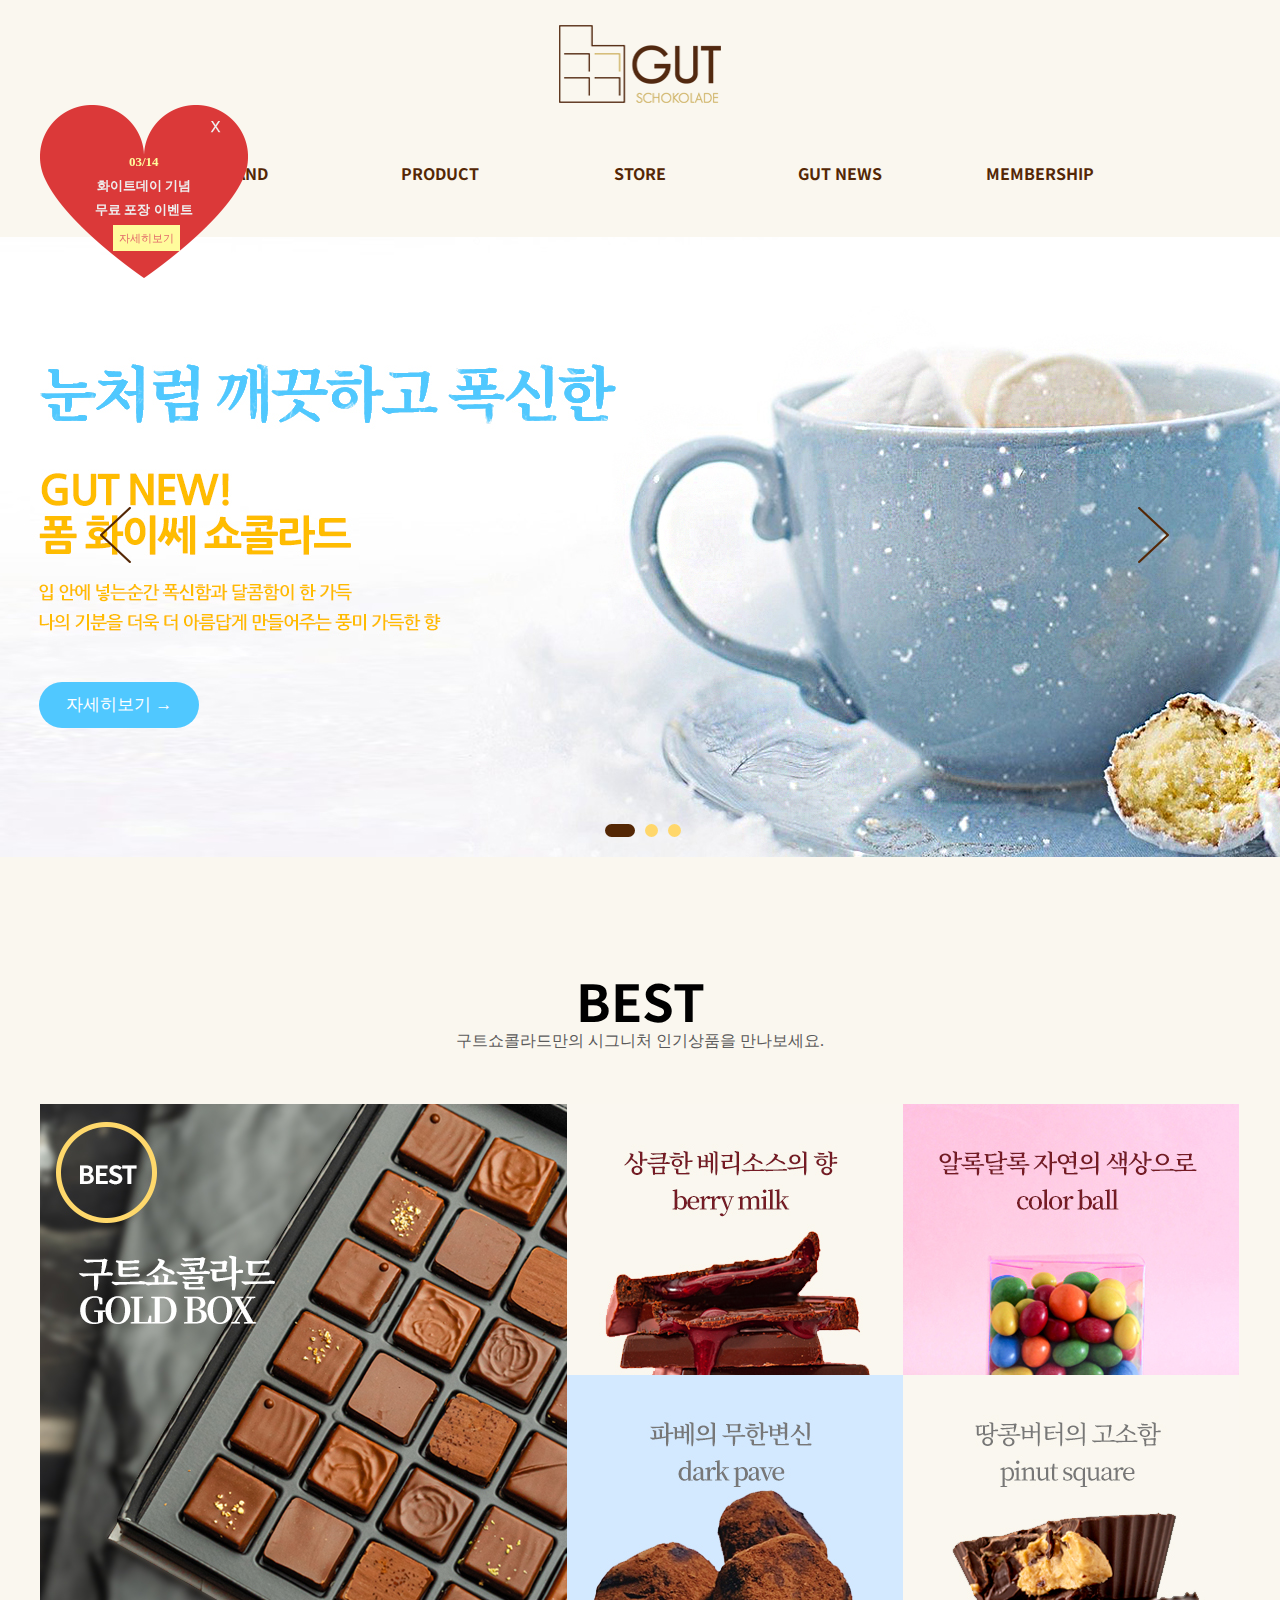
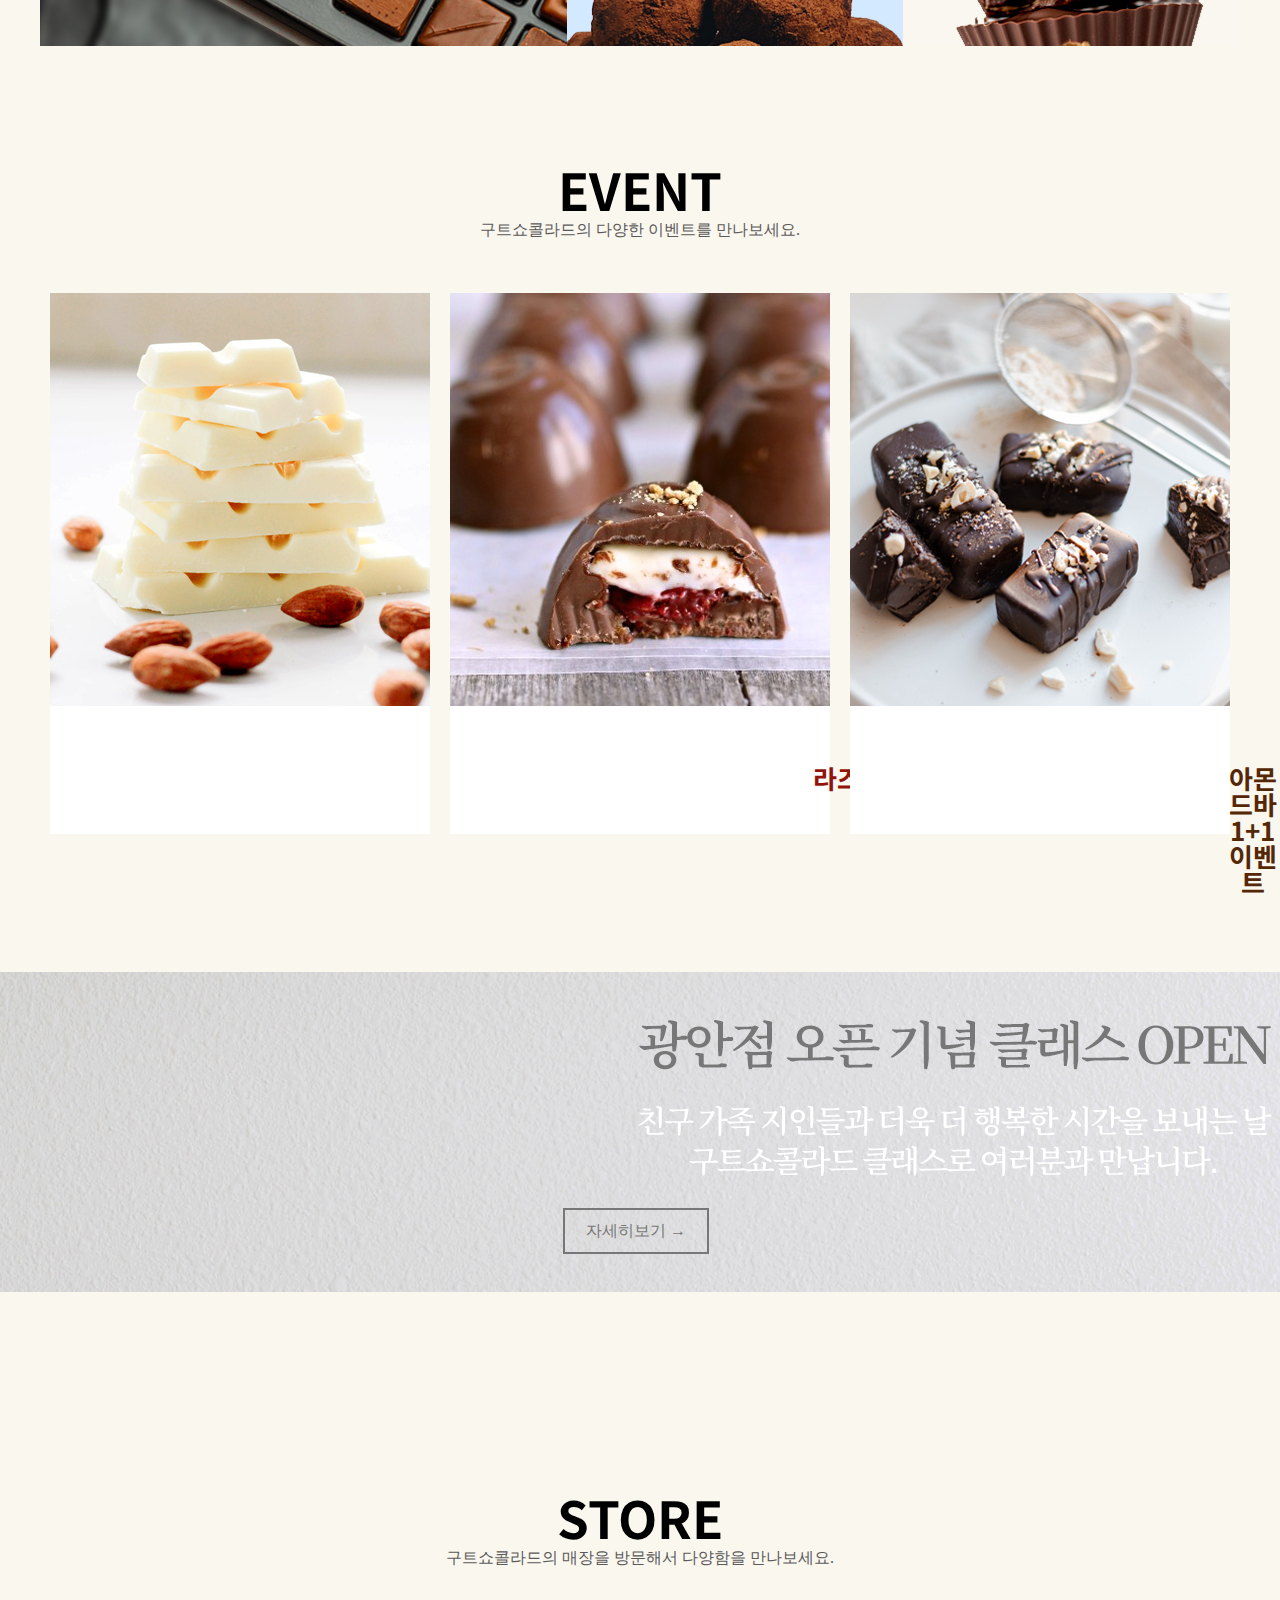
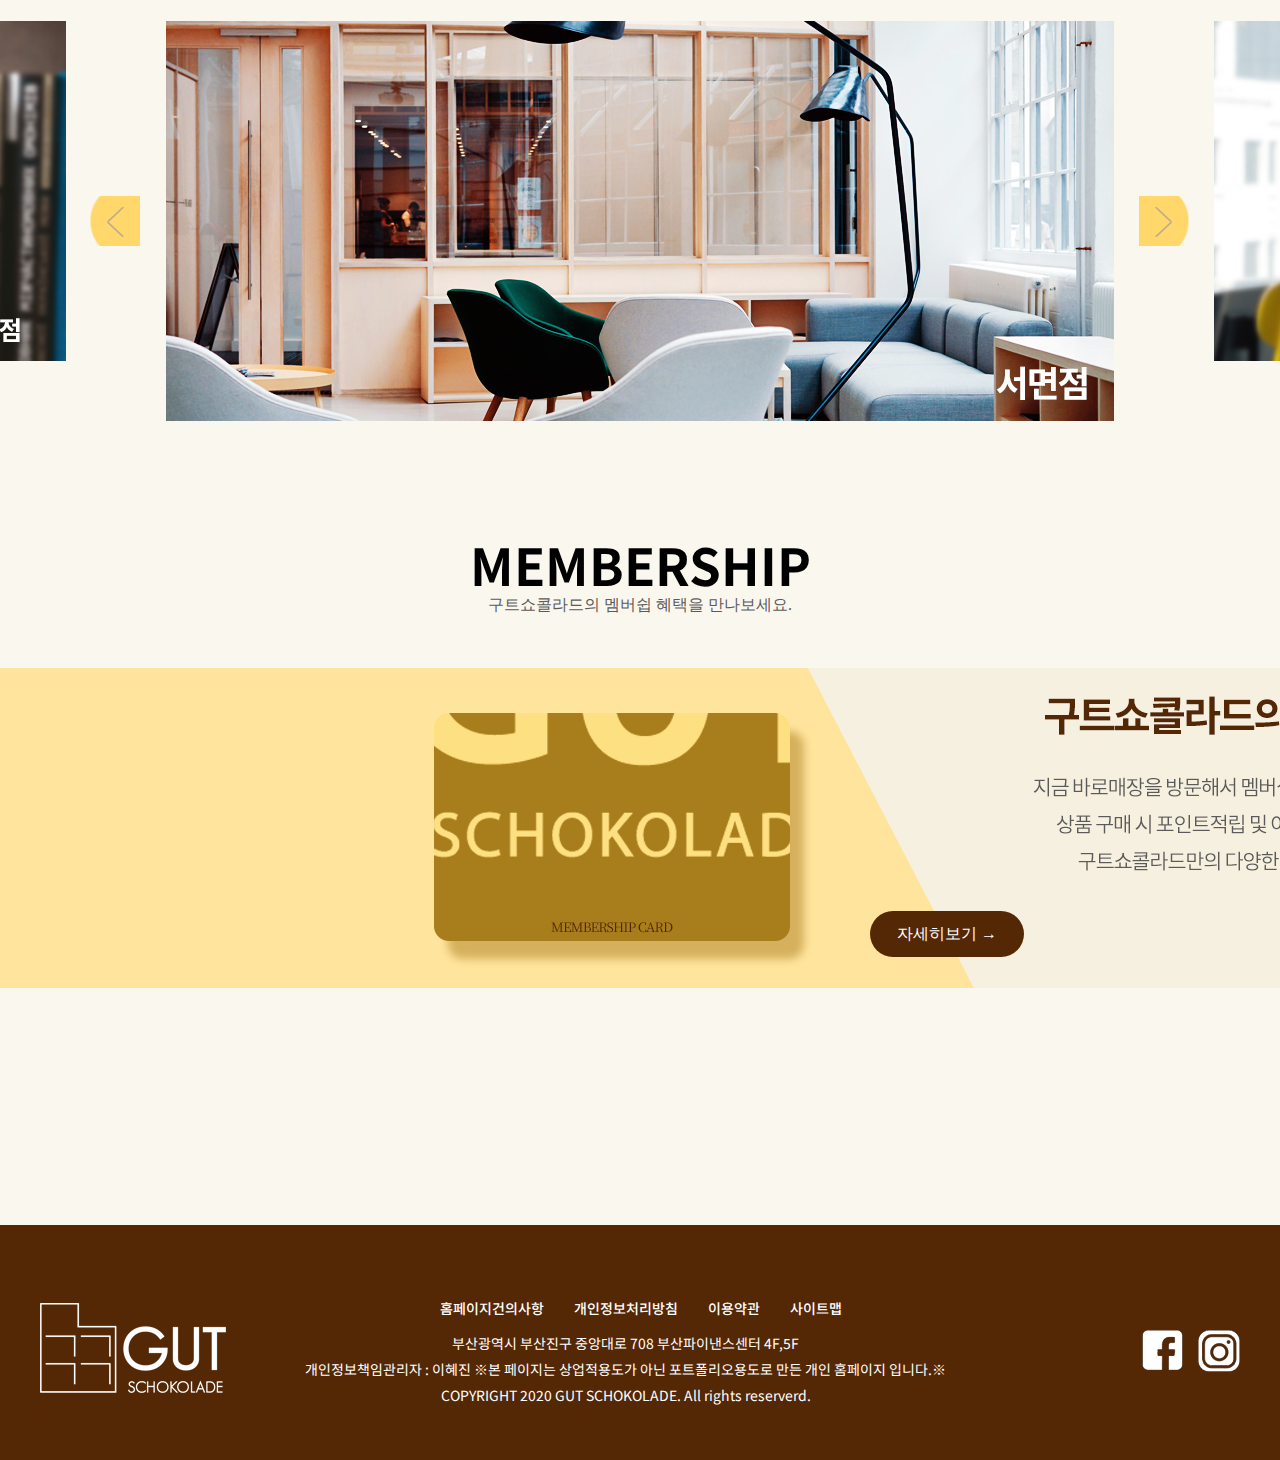
<file: portfolio/project1/index.html>
<!doctype html>
<html>
<head>
<meta charset="utf-8">
<title>구트쇼콜라드</title>
    <script src="https://ajax.googleapis.com/ajax/libs/jquery/3.3.1/jquery.min.js"></script>
<script src="js/jquery.bxslider.min.js"></script> 
<script src="js/slick.min.js"></script>
<script src="js/common.js"></script>

    
    <link href="css/main.css" rel="stylesheet" type="text/css">
    <link href="https://fonts.googleapis.com/css?family=Noto+Sans+KR&display=swap" rel="stylesheet">
</head>
    
    
<body>
<header id="header">
    <div class="header_inner">
    <h1 class="logo"><a href="index.html"s><img src="images/main/gut_logo.png" alt="구트쇼콜라드 로고"></a></h1>
    
    <ul id="gnb">
        <li><a href="sub/brand.html">BRAND</a></li>
        <li><a href="sub/product.html">PRODUCT</a></li>
        <li><a href="sub/store.html">STORE</a></li>
        <li><a href="sub/gutnews_notice.html">GUT NEWS</a></li>
        <li><a href="sub/membership.html">MEMBERSHIP</a></li>
    </ul><!--gnb종료-->
        <div id="popup">
        <p class="popup_txt"><span>03/14</span><br>화이트데이 기념<br>무료 포장 이벤트</p>
        <p class="popup_detail"><a href="sub/gutnews_notice.html">자세히보기</a></p>
        <p class="popup_close"><a href="#"><img src="images/main/popup_icon.png" alt="닫기 아이콘"></a></p>
        </div>
        
    </div><!--header_inner--종료-->
</header><!--header종료-->
    
<section id="visual">
<ul class="main_visual">
    <li class="mv1">
        <p class="mv_detail1"><a href="sub/product.html">자세히보기 &rarr;</a></p>    
    </li>
    
     <li class="mv2">
         <p class="mv_detail2"><a href="sub/product.html">자세히보기 &rarr;</a></p>    
    </li>
    
       <li class="mv3">
        <p class="mv_detail3"><a href="sub/product.html">자세히보기 &rarr;</a></p>    
    </li>
    

</ul>
</section><!--visual종료-->
    
<div id="contents">

<section id="best">
    <h2>BEST</h2>
    <p class="best_desc">구트쇼콜라드만의 시그니처 인기상품을 만나보세요.</p>
    
    <article class="goldbox">
    <p><a href="sub/product.html"><img src="images/main/best1.jpg" alt="골드박스"></a></p>
    </article>
    
    <article class="best_img">
        
        <ul>
            <li><a href="sub/product.html"><img src="images/main/best2_2.jpg" alt="베리"></a></li>
            
             <li><a href="sub/product.html"><img src="images/main/best3_2.jpg" alt="컬러볼"></a></li>
            
             <li><a href="sub/product.html"><img src="images/main/best4_2.jpg" alt="파베"></a></li>
            
            <li><a href="sub/product.html"><img src="images/main/best5_2.jpg" alt="피넛"></a></li>
        </ul>
</article>
    
    
</section><!--best종료-->
    
    
    <section id="event">
    <h2>EVENT</h2>
    <p class="event_desc">구트쇼콜라드의 다양한 이벤트를 만나보세요.</p>
    
    <ul class="event_list">
        <li>
        <p class="thumbnail"><a href="sub/gutnews_event.html"><img src="images/main/event1.jpg" alt="해시태그이벤트"></a></p>
        <p class="event_title1">EVENT</p>
        <p class="event_stit1">#hashtagevent</p>
        <p class="event_date1">03.10 ~ 03.31</p>
         </li>
        
        <li>
        <p class="thumbnail"><a href="sub/gutnews_event.html"><img src="images/main/event2.jpg" alt="라즈베리밀히 출시기념"></a></p>
        <p class="event_title2">EVENT</p>
            <p class="event_stit2"><span>라즈베리밀크</span> 출시 이벤트</p>
        <p class="event_date2">03.10 ~ 03.31</p>
        </li>
        
         <li>
        <p class="thumbnail"><a href="sub/gutnews_event.html"><img src="images/main/event3.jpg" alt="라즈베리밀히 출시기념"></a></p>
        <p class="event_title3">EVENT</p>
        <p class="event_stit3">아몬드바 1+1 이벤트</p>
        <p class="event_date3">02.01 ~ 02.29</p>
        </li>
        
    </ul>
</section><!--event종료-->
    
<section id="class_open">
    
    <p class="class_img"><img src="images/main/class.png" alt="광안점 클래스 오픈"></p>
    <p class="class_detail"><a href="sub/gutnews_notice.html">
        자세히보기 &rarr;</a></p>
    
</section><!--class_open종료-->
    
<section id="store">
    <h2>STORE</h2>
    <p class="store_desc">구트쇼콜라드의 매장을 방문해서 다양함을 만나보세요.</p>
    
    <ul class="store_img">
        
      <li><a href="sub/store.html"><img src="images/main/store.jpg" alt="서면점 이미지"></a></li>
        
      <li><a href="sub/store.html"><img src="images/main/store2.jpg" alt="해운대점 이미지"></a></li>
        
      <li><a href="sub/store.html"><img src="images/main/store3.jpg" alt="광안점 이미지"></a></li>
        
    </ul>
    
</section><!--store종료-->
    
<section id="membership">
    <h2>MEMBERSHIP</h2>
    <p class="mem_desc">구트쇼콜라드의 멤버쉽 혜택을 만나보세요.</p>
    
    <p class="mem_img">
        <img src="images/main/membership.jpg" alt="멤버쉽 이미지"></p>
    <p class="mem_detail"><a href="sub/membership.html">자세히보기 &rarr;</a></p>
</section><!--membership종료-->
    
</div><!--contents종료-->
    
<div id="footer">
    <article class="footer_inner">
        
        <p class="foot_logo"><img src="images/main/gut_footer_logo.png" alt="구트 푸터 로고"></p>
        
        <ul class="foot_link">
        <li><a href="sub/brand.html">홈페이지건의사항</a></li>
        <li><a href="sub/brand.html">개인정보처리방침</a></li>
        <li><a href="sub/brand.html">이용약관</a></li>
        <li><a href="sub/brand.html">사이트맵</a></li>
        </ul>
        
        <address>부산광역시 부산진구 중앙대로 708 부산파이낸스센터 4F,5F<br>
        개인정보책임관리자 :  이혜진 ※본 페이지는 상업적용도가 아닌 포트폴리오용도로 만든 개인 홈페이지 입니다.※<br>
        COPYRIGHT 2020 GUT SCHOKOLADE. All rights reserverd.     </address>
        
        <ul class="sns">
            <li><a href="#"><img src="images/main/sns_facebook.png" alt="페이스북"></a></li>
            <li><a href="#"><img src="images/main/sns_insta.png" alt="인스타그램"></a></li>
        </ul>
</article><!--footer_inner종료-->
    
</div><!--footer종료-->
</body>
</html>
</file>
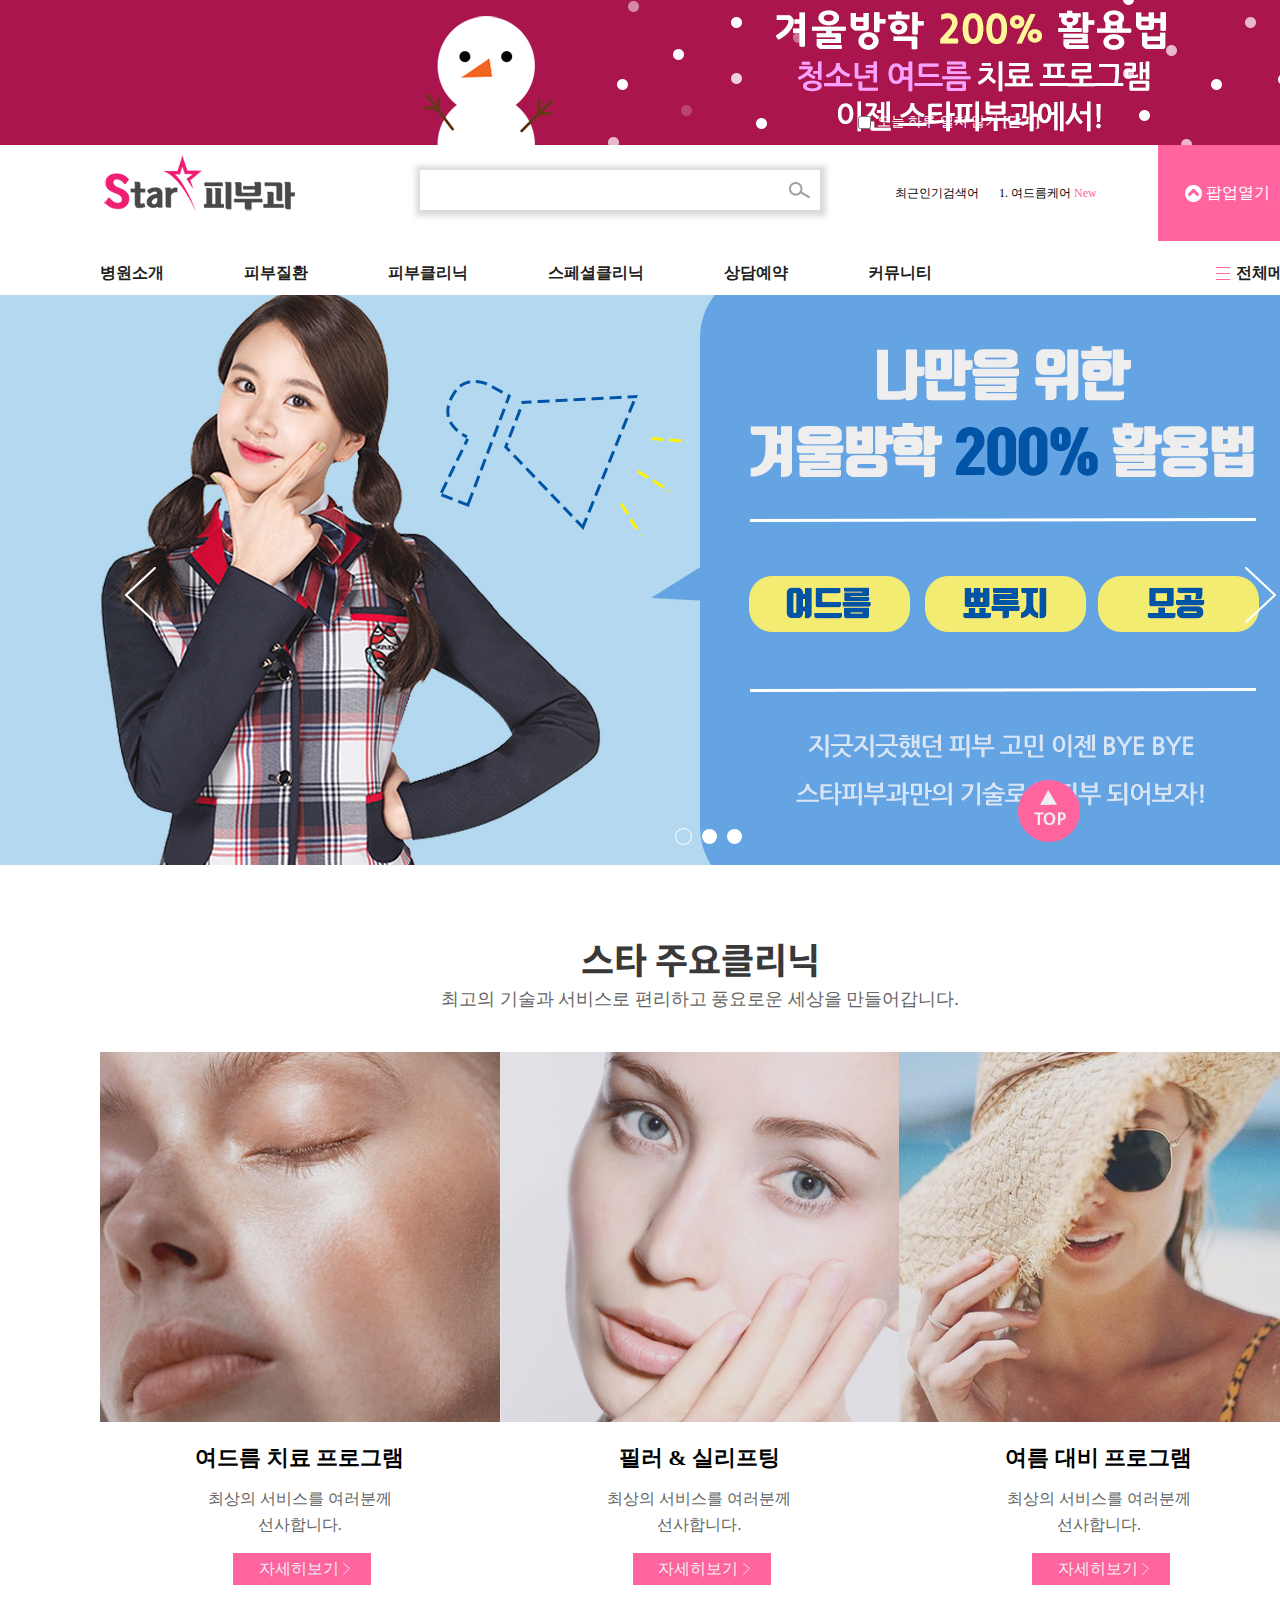
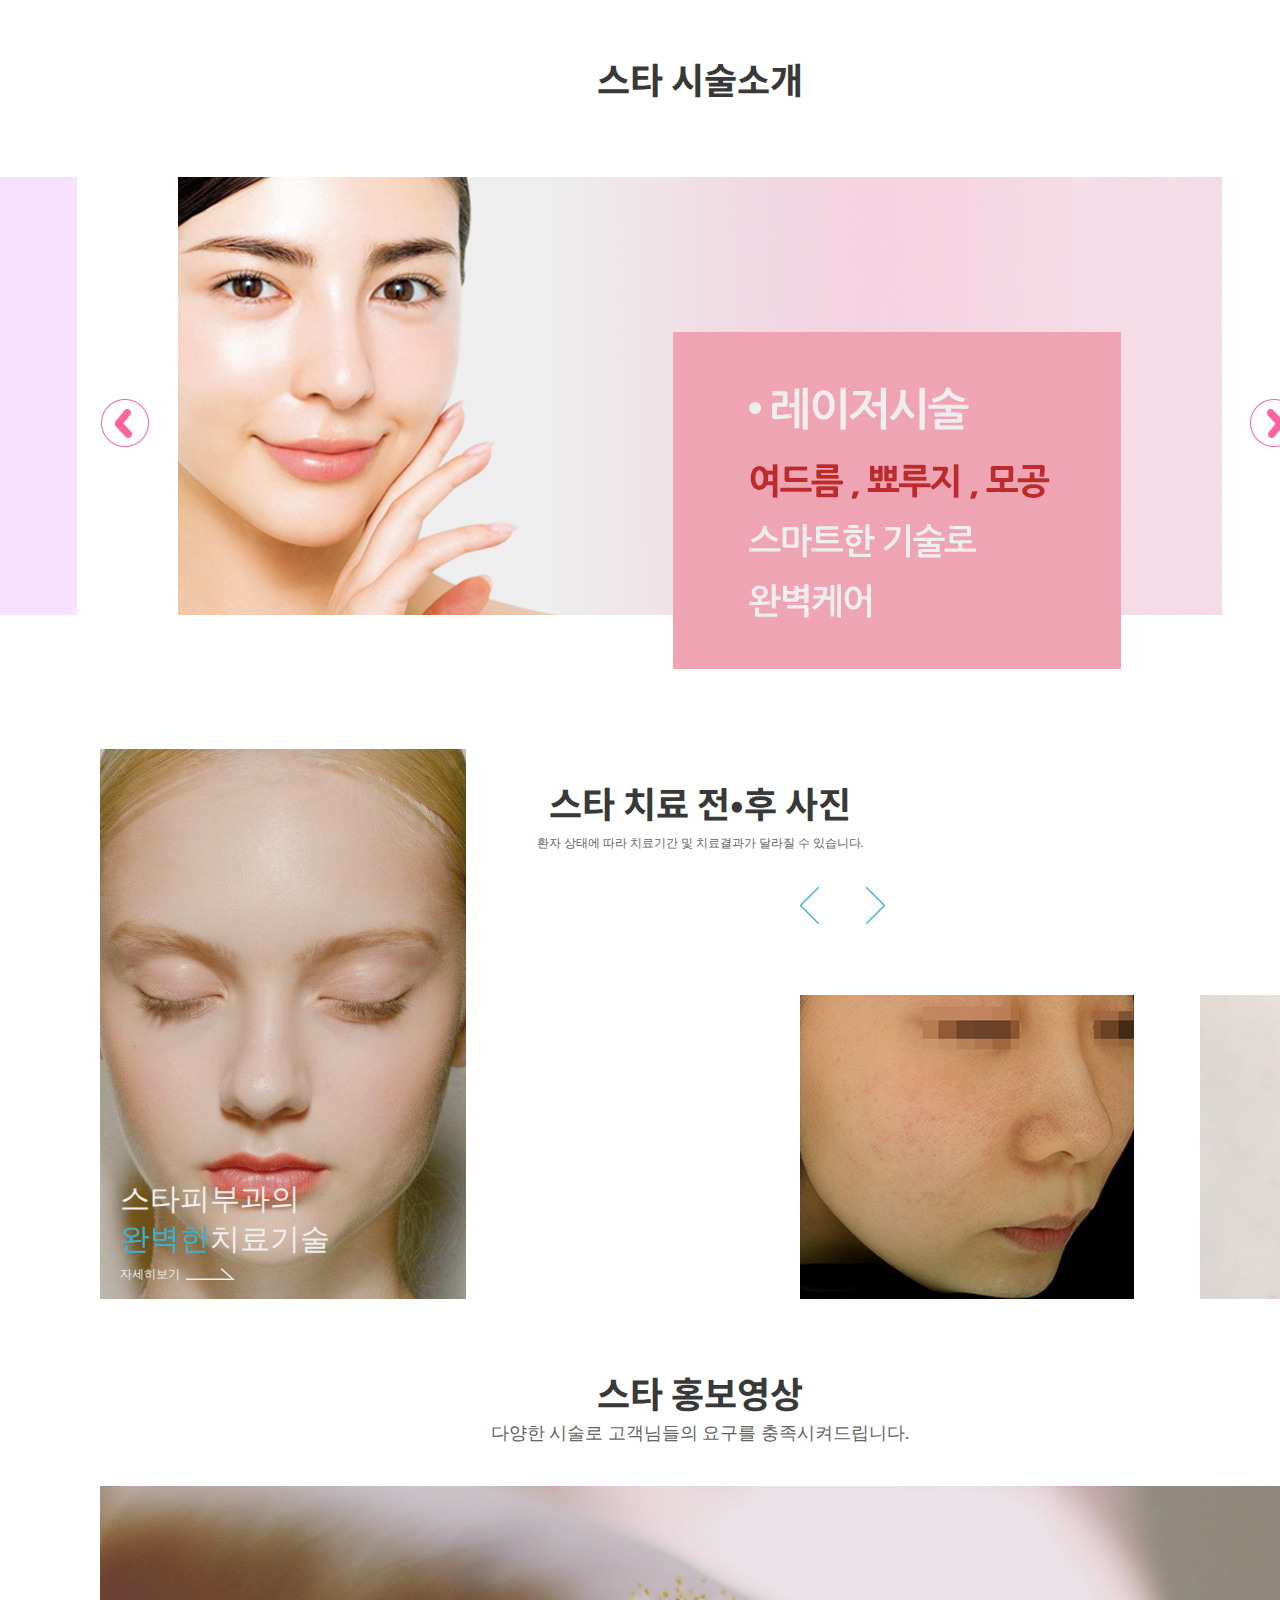
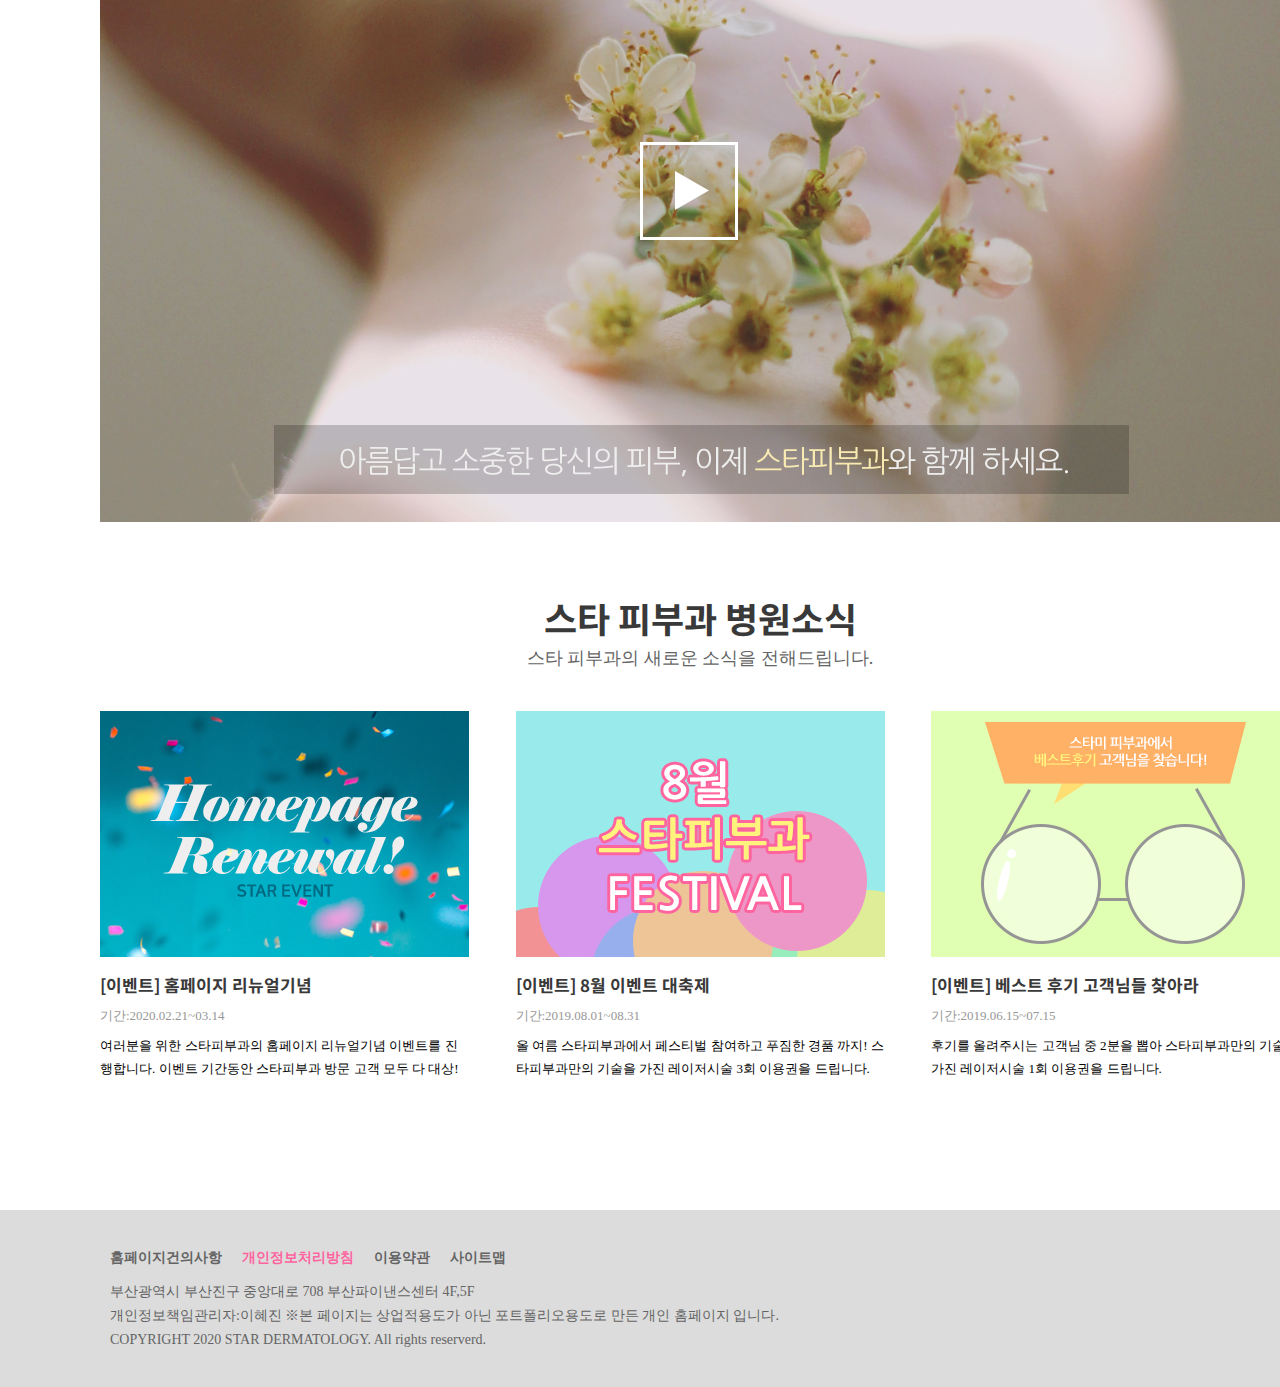
<file: portfolio/project2/index.html>
<!doctype html>
<html>
<head>
<meta charset="utf-8">
<title>스타피부과</title>
  <script src="https://ajax.googleapis.com/ajax/libs/jquery/3.3.1/jquery.min.js"></script>
<script src="js/jquery.bxslider.min.js"></script> 
<script src="js/slick.min.js"></script>
<script>
$(document).ready(function(){
    
    // 맨위로가기 버튼
    $(window).scroll(function() {
        if ($(this).scrollTop() > 100) {
            $(".gotop").fadeIn();
        } else {
            $(".gotop").fadeOut();
        }
    });
    
    
      $(".popup_open").click(function(){
          $("#popup").slideDown();
          });
    $(".popup_close").click(function(){
        $("#popup").slideUp();                    
                            
    });
    
     
    
      //전체메뉴//
    $(".all_box").hide();
    $(".all_menu").click(function(){
      $(".all_box").fadeIn(); 
    });
    
     $(".close").click(function(){
      $(".all_box").fadeOut(); 
    });  
    
    
  //상단메뉴//   
  $(".dp2,.dp2_bg").hide();
    
  $("#gnb>li").mouseover(function(){
     $(".dp2,.dp2_bg").stop().slideDown(); 
      
  });
    
      $("#gnb>li").mouseout(function(){
     $(".dp2,.dp2_bg").stop().slideUp(); 
      
  });
    
    
    
        var slider = $('.main_visual').bxSlider({
			auto: true, 
		});
        
        
    
    // 클릭시 멈춤 현상 해결 //
		$(document).on('click','.bx-next, .bx-prev',function() {
		slider.stopAuto();
		slider.startAuto();
		slider_01.stopAuto();
		slider_01.startAuto();
		});
		$(document).on('mouseover','.bx-pager, #bx-pager1',function() {
		slider.stopAuto();
		slider.startAuto();
		slider_01.stopAuto();
		slider_01.startAuto();
		slider_02.stopAuto();
		slider_02.startAuto();
		});	
    
    
        
        $('.int_img').slick({
        dots: true,
        infinite: true,
        autoplay: true,
        speed: 300,
        slidesToShow: 1,
        centerMode: true,
        variableWidth: true
        });
        
        $('.ba').slick({
        infinite: true,
        autoplay: true,
        slidesToShow: 3,
        slidesToScroll: 3
        });
    
    
});
</script>
    
    
    
    <link href="css/main.css" rel="stylesheet" type="text/css">
    <link href="https://fonts.googleapis.com/css?family=Noto+Sans+KR&display=swap" rel="stylesheet">
    
</head>
    
<body> 
    
    
<div class="all_box">
    <p class="all_title">SITEMAP</p>
     <ul class="all_gnb">
     <li><a href="#">병원소개</a>
          <ul class="all_dp2">
         <li><a href="#">연혁</a></li>
         <li><a href="#">의료진 소개</a></li>
         <li><a href="#">진료안내</a></li>
          <li><a href="#">찾아오는 길</a></li>
         </ul>
        </li>
        
     <li><a href="#">피부질환 클리닉</a>
          <ul class="all_dp2">
         <li><a href="#">백반증</a></li>
         <li><a href="#">건성</a></li>
         <li><a href="#">피부염</a>
         <li><a href="#">무좀</a></li>
           <li><a href="#">티눈,사마귀</a></li>
           <li><a href="#">내성발톱</a></li>
           <li><a href="#">대상포진</a></li>
            <li><a href="#">화상</a></li>
         </ul>
        </li>
        
        
     <li><a href="#">스페셜클리닉</a>
          <ul class="all_dp2">
         <li><a href="#">여드름치료프로그램</a></li>
         <li><a href="#">미백치료프로그램</a></li>
         <li><a href="#">필러 &amp; 실리프팅</a></li>
         <li><a href="#">취업전략프로그램</a></li>
          <li><a href="#">웨딩맞춤프로그램</a></li>
              <li><a href="#">여름대비프로그램</a></li>
               <li><a href="#">임산부프로그램</a></li>
               <li><a href="#">탈모관리프로그램</a></li>
         </ul>
        </li>
        
        
     <li><a href="#">피부 클리닉</a>
            <ul class="all_dp2">
               <li><a href="#">여드름</a></li>
                 <li><a href="#">모공</a></li>
                 <li><a href="#">색소침착</a></li>
                 <li><a href="#">미백</a></li>
                 <li><a href="#">탄력주름</a></li>
                 <li><a href="#">진정보습</a></li>
                 <li><a href="#">흉터</a></li>
                 <li><a href="#">기미,홍조</a></li>
         </ul>
        </li>
         
         
           <li><a href="#">상담예약</a>
            <ul class="all_dp2">
               <li><a href="#">카카오톡 실시간 상담</a></li>
                 <li><a href="#">의료상담</a></li>
                 <li><a href="#">진료예약하기</a></li>
                 <li><a href="#">전화예약</a></li>
         </ul>
        </li>
         
               <li><a href="#">커뮤니티</a>
            <ul class="all_dp2">
               <li><a href="#">치료전후 사진</a></li>
                 <li><a href="#">치료후기</a></li>
                 <li><a href="#">이달의 이벤트</a></li>
                 <li><a href="#">자주하는 질문</a></li>
                <li><a href="#">고객문의</a></li>
         </ul>
        </li>
        </ul><!--gnb종료-->
    <p class="close"><img src="images/btn_close.jpg" alt="전체메뉴 닫기"></p>
</div>
<div id="popup">
    <section class="popup_img"><img src="images/popup.jpg" alt="청소년 여드름 치료"></section>
    
    <p class="popup_close"><a href="#"><input type="checkbox" name="accpet" id="today" value="close">오늘 하루 열지 않기 <span>[닫기]</span></a></p>
    
</div>
<header id="header"> 
<div id="header1">
    <section id="header_inner1">
       <h1><a href="#"><img src="images/%EB%A1%9C%EA%B3%A0.png" alt="로고 이미지"></a></h1>
        
        <div class="search">
            <p class="search_icon">
            <a href="#"><img src="images/search_icon.png" alt="돋보기 아이콘"></a>
            </p>
            <form>
                <fieldset>
                <input type="text">
                </fieldset>
            </form>
        </div>
        
        <div class="new">
            <ul>
            <li>최근인기검색어</li>
            <li>1. 여드름케어 <span>New</span></li>
            </ul>
        </div>
        
        <div class="popup_open">
            <p><a href="#">팝업열기</a></p>
        </div>
    </section><!--header_inner1종료-->
    
    
</div><!--header1종료-->
    

<div id="header2">
    
     <section id="header_inner2">
        
        <ul id="gnb">
            <li><a href="#">병원소개</a>
            <ul class="dp2">
                   <li><a href="#">연혁</a></li>
                   <li><a href="#">의료진 소개</a></li>
                   <li><a href="#">진료안내</a></li>
                   <li><a href="#">찾아오는 길</a></li>
                </ul>
                </li>
                
                
            <li><a href="#">피부질환</a>
            
             <ul class="dp2">
                  <li><a href="#">백반증</a></li>
                     <li><a href="#">건성</a></li>
                     <li><a href="#">피부염</a>
                     <li><a href="#">무좀</a></li>
                       <li><a href="#">티눈,사마귀</a></li>
                       <li><a href="#">내성발톱</a></li>
                       <li><a href="#">대상포진</a></li>
                        <li><a href="#">화상</a></li>
                </ul>
            </li>
            
            
            <li><a href="#">피부클리닉</a>
                <ul class="dp2">
                  <li><a href="#">여드름치료프로그램</a></li>
         <li><a href="#">미백치료프로그램</a></li>
         <li><a href="#">필러 &amp; 실리프팅</a></li>
         <li><a href="#">취업전략프로그램</a></li>
          <li><a href="#">웨딩맞춤프로그램</a></li>
              <li><a href="#">여름대비프로그램</a></li>
               <li><a href="#">임산부프로그램</a></li>
               <li><a href="#">탈모관리프로그램</a></li>
                </ul>
            </li>
            
            <li><a href="#">스페셜클리닉</a>
                
            <ul class="dp2">
                  <li><a href="#">여드름</a></li>
                 <li><a href="#">모공</a></li>
                 <li><a href="#">색소침착</a></li>
                 <li><a href="#">미백</a></li>
                 <li><a href="#">탄력주름</a></li>
                 <li><a href="#">진정보습</a></li>
                 <li><a href="#">흉터</a></li>
                 <li><a href="#">기미,홍조</a></li>
                </ul>
            </li>
            
            
            <li><a href="#">상담예약</a>
                <ul class="dp2">
                    <li><a href="#">카카오톡 실시간 상담</a></li>
                 <li><a href="#">의료상담</a></li>
                 <li><a href="#">진료예약하기</a></li>
                 <li><a href="#">전화예약</a></li>
                    </ul>
            </li>
            
            
            <li><a href="#">커뮤니티</a>
                <ul class="dp2">
                <li><a href="#">치료전후 사진</a></li>
                 <li><a href="#">치료후기</a></li>
                 <li><a href="#">이달의 이벤트</a></li>
                 <li><a href="#">자주하는 질문</a></li>
                <li><a href="#">고객문의</a></li>
                </ul>
            </li>
            
        </ul>
    <p class="all_menu"><a href="#">전체메뉴</a></p>
             </section><!--header_inner2종료-->


</div><!--header2종료-->
    
     <div class="dp2_bg"></div>
</header>
    
    
<div id="visual">
    <ul class="main_visual">
        <li class="mv1">나만을 위한 겨울방학 200% 활용법</li>
        <li class="mv2">나만을 위한 겨울방학 200% 활용법</li>
        <li class="mv3">나만을 위한 겨울방학 200% 활용법</li>
    </ul>
    
</div><!--visual종료-->
    
<div id="contents">
    <section id="clinic">
        <h2>스타 주요클리닉</h2>
        <p class="clinic_desc">최고의 기술과 서비스로 편리하고 풍요로운 세상을 만들어갑니다.</p>
        <ul class="clinic_list">
            <li>
                <p class="thumbnail"><img src="images/clinic.jpg" alt="여드름 치료프로그램"></p>
                <p class="clinic_name">여드름 치료 프로그램</p>
                <p class="service">최상의 서비스를 여러분께<br>선사합니다.</p>
                <p class="detail_txt"><a href="#">자세히보기</a></p>
            </li>
            
               <li>
                <p class="thumbnail"><img src="images/clinic2.jpg" alt="필러 & 실리프팅"></p>
                <p class="clinic_name">필러 &amp; 실리프팅</p>
                <p class="service">최상의 서비스를 여러분께<br>선사합니다.</p>
               <p class="detail_txt"><a href="#">자세히보기</a></p>
            </li>
            
            <li>
                <p class="thumbnail"><img src="images/clinic3.jpg" alt="여름 대비 프로그램"></p>
                <p class="clinic_name">여름 대비 프로그램</p>
                <p class="service">최상의 서비스를 여러분께<br>선사합니다.</p>
                <p class="detail_txt"><a href="#">자세히보기</a></p>
            </li>
        
        </ul>
</section><!--clinic종료-->
    
<div id="introduce">
    <h2>스타 시술소개</h2>
    <p class="introduce_desc">오직 스타피부과에서만 특화된 시술을 여러분께 소개합니다</p>

   <section id="introduce_visual">
       <ul class="int_img">
           <li><a href="#"><img src="images/introduce_bg_1.jpg" alt="레이저시술"></a></li>
          <li><a href="#"><img src="images/introduce_bg2.jpg" alt="물광주사"></a></li>
           <li><a href="#"><img src="images/introduce_bg3.jpg" alt="V 윤곽주사"></a></li>
       </ul>
    </section>
    
</div><!--introduce종료-->

    <div id="cure">

        
        <ul class="ba_main">
            <li><img src="images/ba_main.jpg" alt="스타피부과의 완벽한 치료기술">
            <p class="cure_title">스타피부과의<br><span>완벽한</span>치료기술</p>
                <p class="cure_detail"><a href="#">자세히보기</a></p></li>
            </ul>
        
        <div class="cure_right">
        <section class="cure_txt">
        <h2>스타 치료 전&#8226;후 사진</h2>
        <p class="cure_desc">환자 상태에 따라 치료기간 및 치료결과가 달라질 수 있습니다.</p>
        </section>
        <ul class="ba slider">
            <li><img src="images/ba_after.jpg" alt="비포애프터이미지1"></li>
             <li><img src="images/ba_after2.jpg" alt="비포애프터이미지2"></li>
             <li><img src="images/ba_after3.jpg" alt="비포애프터이미지3"></li>
            <li><img src="images/ba_after2.jpg" alt="비포애프터이미지2"></li>
             <li><img src="images/ba_after3.jpg" alt="비포애프터이미지3"></li>
             <li><img src="images/ba_after.jpg" alt="비포애프터이미지1"></li>
            <li><img src="images/ba_after3.jpg" alt="비포애프터이미지3"></li>
             <li><img src="images/ba_after.jpg" alt="비포애프터이미지1"></li>
             <li><img src="images/ba_after2.jpg" alt="비포애프터이미지2"></li>
        </ul>
        </div>
    </div><!--cure종료-->
    
<div id="video">
    <h2>스타 홍보영상</h2>
    <p class="video_desc">다양한 시술로 고객님들의 요구를 충족시켜드립니다.</p>
    <h1><img src="images/video_img.jpg" alt="스타 피부과 영상"></h1>
    <p class="video_btn"><a href="#"><img src="images/video_play.png" alt="플레이버튼"></a></p>
    </div>
    
    
<div id="news">
    <h2>스타 피부과 병원소식</h2>
    <p class="news_desc">스타 피부과의 새로운 소식을 전해드립니다.</p>
    <ul class="event">
        <li><a href="#"><img src="images/event_img.jpg" alt="홈페이지 리뉴얼 이벤트"></a>
        <p class="event_title">[이벤트] 홈페이지 리뉴얼기념</p>
        <p class="event_desc1">기간:2020.02.21~03.14</p>
        <p class="event_desc2">여러분을 위한 스타피부과의 홈페이지 리뉴얼기념 이벤트를 진행합니다.
        이벤트 기간동안 스타피부과 방문 고객 모두 다 대상!</p>
        </li>
        
        <li><a href="#"><img src="images/event_img2.jpg" alt="8월 스타피부과 페스티벌"></a>
        <p class="event_title">[이벤트] 8월 이벤트 대축제</p>
        <p class="event_desc1">기간:2019.08.01~08.31</p>
        <p class="event_desc2">올 여름 스타피부과에서 페스티벌 참여하고 푸짐한 경품 까지!
        스타피부과만의 기술을 가진 레이저시술 3회 이용권을 드립니다.</p>
        </li>
        
        <li><a href="#"><img src="images/event_img3.jpg" alt="베스트 후기 고객님들 찾아라"></a>
        <p class="event_title">[이벤트] 베스트 후기 고객님들 찾아라</p>
        <p class="event_desc1">기간:2019.06.15~07.15</p>
        <p class="event_desc2">후기를 올려주시는 고객님 중 2분을 뽑아 스타피부과만의 기술을 가진
        레이저시술 1회 이용권을 드립니다.</p>
        </li>
    </ul>
    
    
    </div>
</div><!--conetens종료-->
    
<footer id="footer">
  <div class="footer_inner">
    <ul class="foot_link">
      <li><a href="#">홈페이지건의사항</a></li>
      <li><a href="#"><span>개인정보처리방침</span></a></li>
      <li><a href="#">이용약관</a></li>
      <li><a href="#">사이트맵</a></li>
      </ul>
      
      <address>부산광역시 부산진구 중앙대로 708 부산파이낸스센터 4F,5F<br>
      개인정보책임관리자:이혜진 ※본 페이지는 상업적용도가 아닌 포트폴리오용도로 만든 개인 홈페이지 입니다.<br>
      COPYRIGHT 2020 STAR DERMATOLOGY. All rights reserverd.     </address>
 </div>  
    
    </footer><!--footer종료-->
    
       <div class="gotop"><a href="#"><img src="images/top_icon.png" alt="위로가기"></a></div>

</body>
</html>
</file>
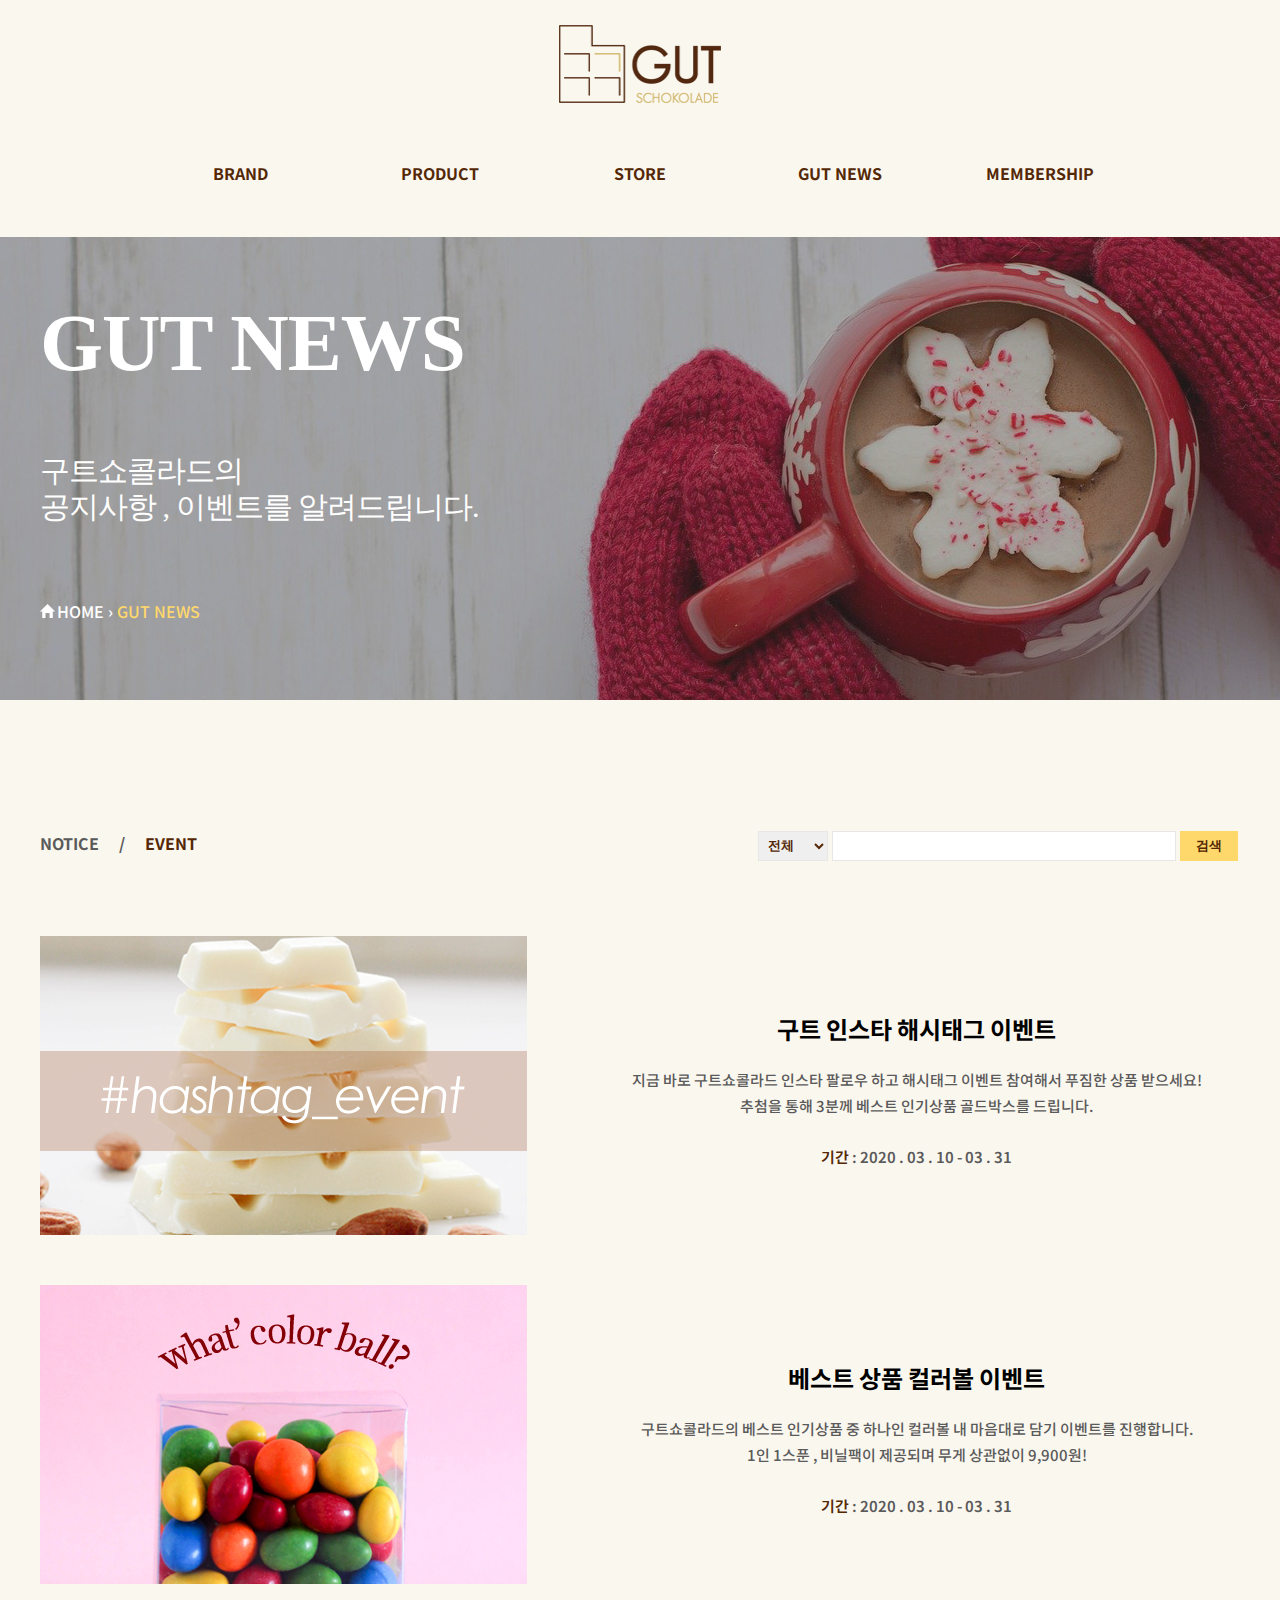
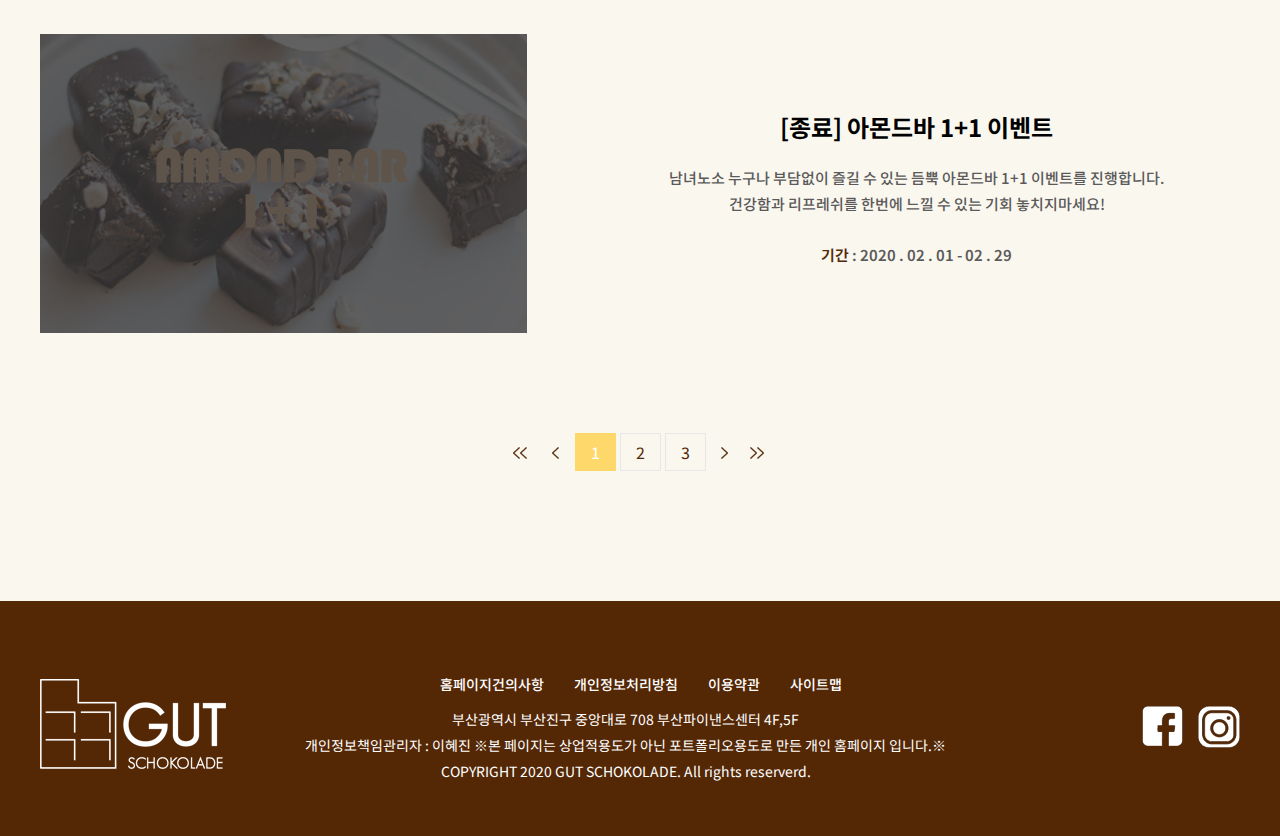
<file: portfolio/project1/sub/gutnews_event.html>
<!doctype html>
<html>
<head>
<meta charset="utf-8">
<title>구트쇼콜라드</title>
    <script src="https://ajax.googleapis.com/ajax/libs/jquery/3.3.1/jquery.min.js"></script>
<script src="../js/common.js"></script>
    
<script>
    $(document).ready(function(){
        $('.tabSet').each(function(){
		var topDiv = $(this);
		var anchors = topDiv.find('ul.tabs a');
		var panelDivs = topDiv.find('div.schokolade');
		var lastAnchor;
		var lastPanel;

		anchors.show();
		lastAnchor = anchors.filter('.on');
		lastPanel = $(lastAnchor.attr('href'));
		panelDivs.hide();
		lastPanel.show();
		
		anchors.click(function(){
			//event.preventDefault();
			var currentAnchor = $(this);
			var currentPanel = $(currentAnchor.attr('href'));
			lastAnchor.removeClass('on');
			lastPanel.hide();

			currentAnchor.addClass('on');
			currentPanel.show();

			
			lastAnchor = currentAnchor;
			lastPanel = currentPanel;
		});

        });
    });
    
    
    
    
    
    </script>

    
    <link href="../css/sub.css" rel="stylesheet" type="text/css">
    <link href="https://fonts.googleapis.com/css?family=Noto+Sans+KR&display=swap" rel="stylesheet">
</head>
    
    
<body>
<header id="header">
    <div class="header_inner">
    <h1 class="logo"><a href="../index.html"><img src="../images/main/gut_logo.png" alt="구트쇼콜라드 로고"></a></h1>
    
    <ul id="gnb">
        <li><a href="../sub/brand.html">BRAND</a></li>
        <li><a href="../sub/product.html">PRODUCT</a></li>
        <li><a href="../sub/store.html">STORE</a></li>
        <li><a href="../sub/gutnews_notice.html">GUT NEWS</a></li>
        <li><a href="../sub/membership.html">MEMBERSHIP</a></li>
    </ul><!--gnb종료-->

        
    </div><!--header_inner--종료-->
</header><!--header종료-->
    
    
<section id="sub_visual" class="sv4">
    <div class="visual_txt">
    <h2>GUT NEWS</h2>
    <p class="sub_stit">구트쇼콜라드의<br>
       공지사항 , 이벤트를 알려드립니다.</p>
    <p class="breadcrumb"><a href="../index.html" title="홈으로 가기">HOME &rsaquo;</a> GUT NEWS</p>
        
    </div><!--visual_txt종료-->
</section><!--sub_visual종료-->

    
<div id="contents">
    <section id="event">
        <div class="event_con"></div>
        <div class="top_tap">
            <ul>
               <li><a href="../sub/gutnews_notice.html" title="공지사항으로 가기">NOTICE</a></li>
               <li>/</li>
               <li><a href="../sub/gutnews_event.html" title="이벤트로 가기">EVENT</a></li> 
            </ul>
            
             <form>
                <fieldset>
                    <legend>검색영역</legend>
                    <select>
                    <option>전체</option>
                    <option>제목</option>
                    <option>내용</option>
                    </select>
                    <input type="text">
                    <input type="button" value="검색">
                </fieldset>
            </form>
        
        
           </div>
        
        
    
        <div class="event_img1"><a href="#"><img src="../images/sub/hashtag_event.jpg" alt="해시태그 이벤트 이미지"></a></div>
        
        <div class="event_txt1">
        <h2>구트 인스타 해시태그 이벤트</h2>
        <p class="event_desc">지금 바로 구트쇼콜라드 인스타 팔로우 하고 해시태그 이벤트 참여해서 푸짐한 상품 받으세요!<br>
        추첨을 통해 3분께 베스트 인기상품 골드박스를 드립니다.</p>
        <p class="event_date"><span>기간</span> : 2020 . 03 . 10 - 03 . 31</p>
        </div> 
        
        <div class="event_img2"><a href="#"><img src="../images/sub/colorball_event2.jpg" alt="컬러볼 이벤트 이미지"></a></div>
        
        <div class="event_txt2">
        <h2>베스트 상품 컬러볼 이벤트</h2>
        <p class="event_desc">구트쇼콜라드의 베스트 인기상품 중 하나인 컬러볼 내 마음대로 담기 이벤트를 진행합니다.<br>
        1인 1스푼 , 비닐팩이 제공되며 무게 상관없이 9,900원!</p>
        <p class="event_date"><span>기간</span> : 2020 . 03 . 10 - 03 . 31</p>
        </div>
        
         <div class="event_img3"><a href="#"><img src="../images/sub/amondbar_event3.jpg" alt="아몬드 이벤트 이미지"></a></div>
        
        <div class="event_txt3">
        <h2>[종료] 아몬드바 1+1 이벤트</h2>
        <p class="event_desc">남녀노소 누구나 부담없이 즐길 수 있는 듬뿍 아몬드바 1+1 이벤트를 진행합니다.<br>
        건강함과 리프레쉬를 한번에 느낄 수 있는 기회 놓치지마세요!</p>
        <p class="event_date"><span>기간</span> : 2020 . 02 . 01 - 02 . 29</p>

        </div>
        
        
        
</section><!--event종료-->
    
        <div class="pagebox">
        <ul class="page">
            <li class="first"><a href="#"></a>첫페이지</li>
            <li class="prev"><a href="#"></a>이전페이지</li>
            <li class="on">1</li>
             <li><a href="#"></a>2</li>
             <li><a href="#"></a>3</li>
             <li class="next"><a href="#"></a>다음페이지</li>
            <li class="last"><a href="#"></a>마지막페이지</li>
        </ul>
    
    
    </div><!--pagebox종료-->
        
        
    
</div><!--contents종료-->




<div id="footer">
    <article class="footer_inner">
        
        <p class="foot_logo"><img src="../images/main/gut_footer_logo.png" alt="구트 푸터 로고"></p>
        
        <ul class="foot_link">
        <li><a href="sub/brand.html">홈페이지건의사항</a></li>
        <li><a href="sub/brand.html">개인정보처리방침</a></li>
        <li><a href="sub/brand.html">이용약관</a></li>
        <li><a href="sub/brand.html">사이트맵</a></li>
        </ul>
        
        <address>부산광역시 부산진구 중앙대로 708 부산파이낸스센터 4F,5F<br>
        개인정보책임관리자 :  이혜진 ※본 페이지는 상업적용도가 아닌 포트폴리오용도로 만든 개인 홈페이지 입니다.※<br>
        COPYRIGHT 2020 GUT SCHOKOLADE. All rights reserverd.     </address>
        
        <ul class="sns">
            <li><a href="#"><img src="../images/main/sns_facebook.png" alt="페이스북"></a></li>
            <li><a href="#"><img src="../images/main/sns_insta.png" alt="인스타그램"></a></li>
        </ul>
</article><!--footer_inner종료-->
    
</div><!--footer종료-->
</body>
</html>
</file>
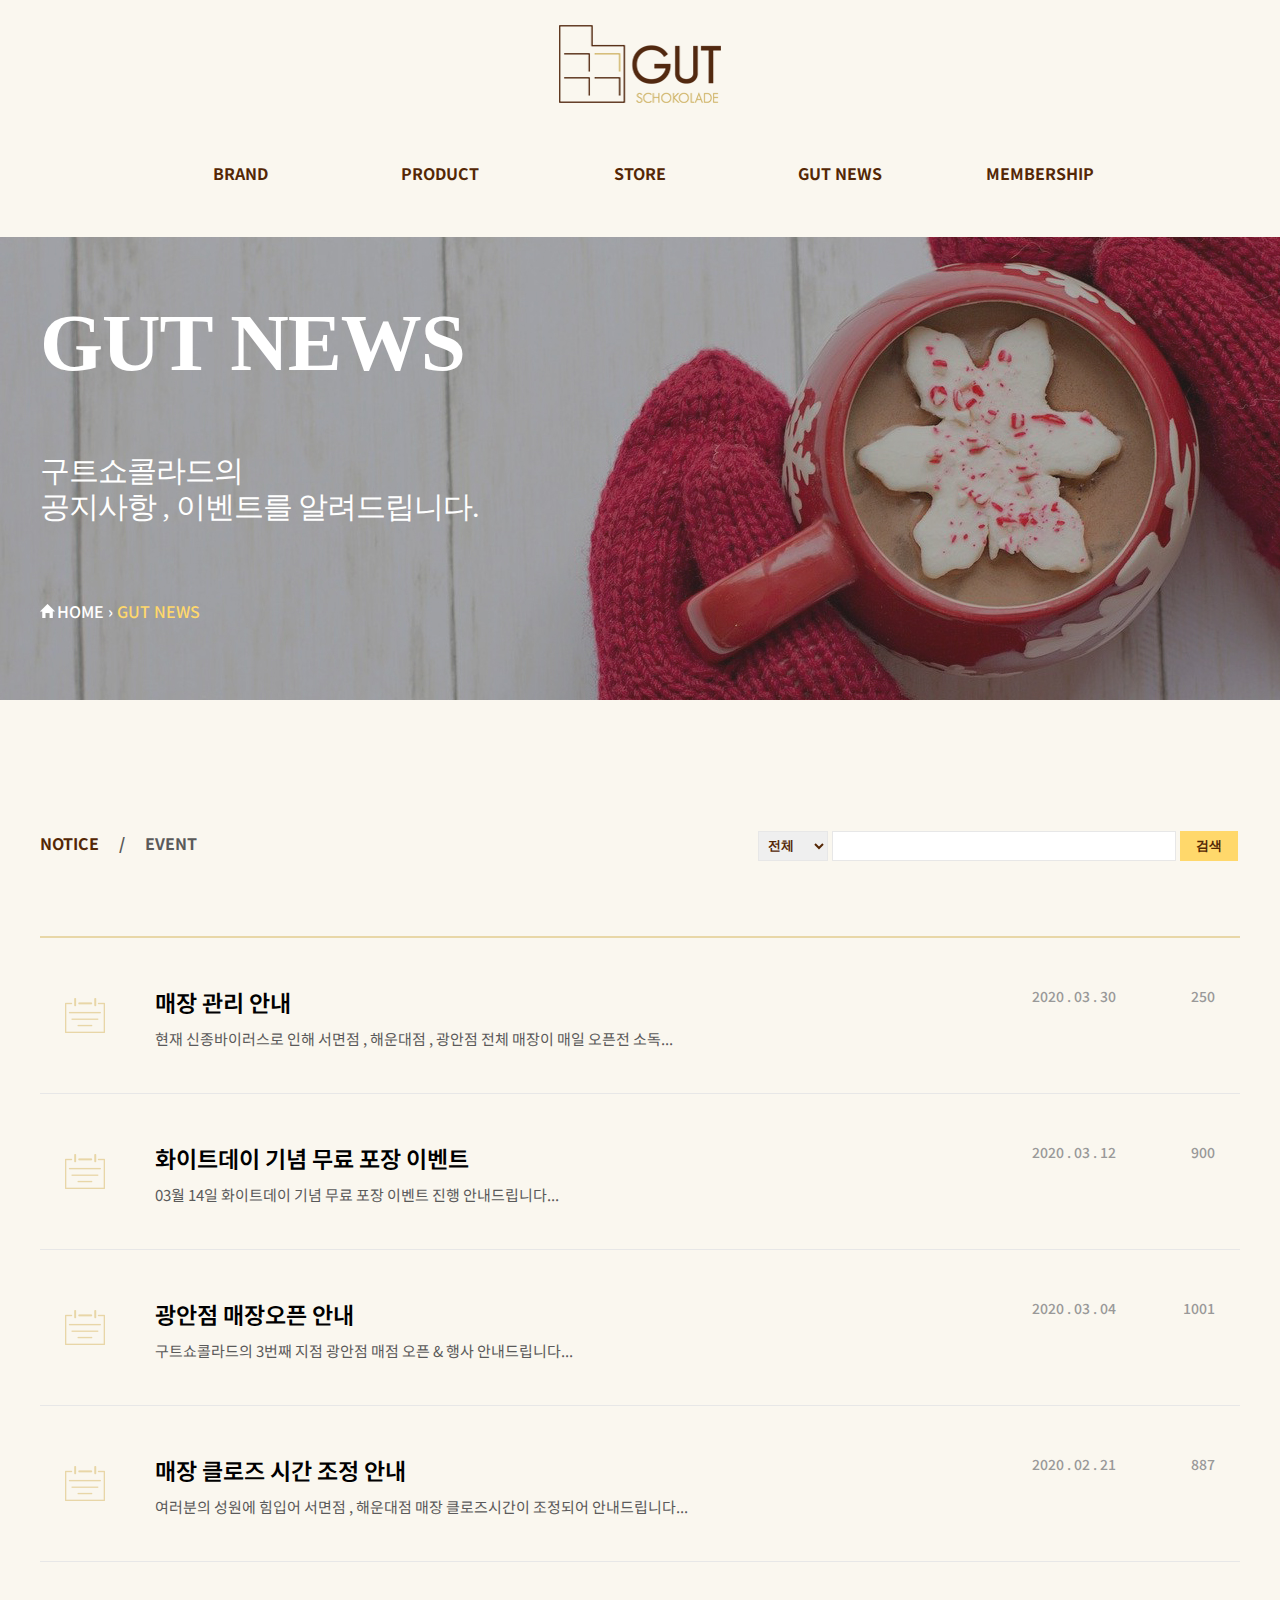
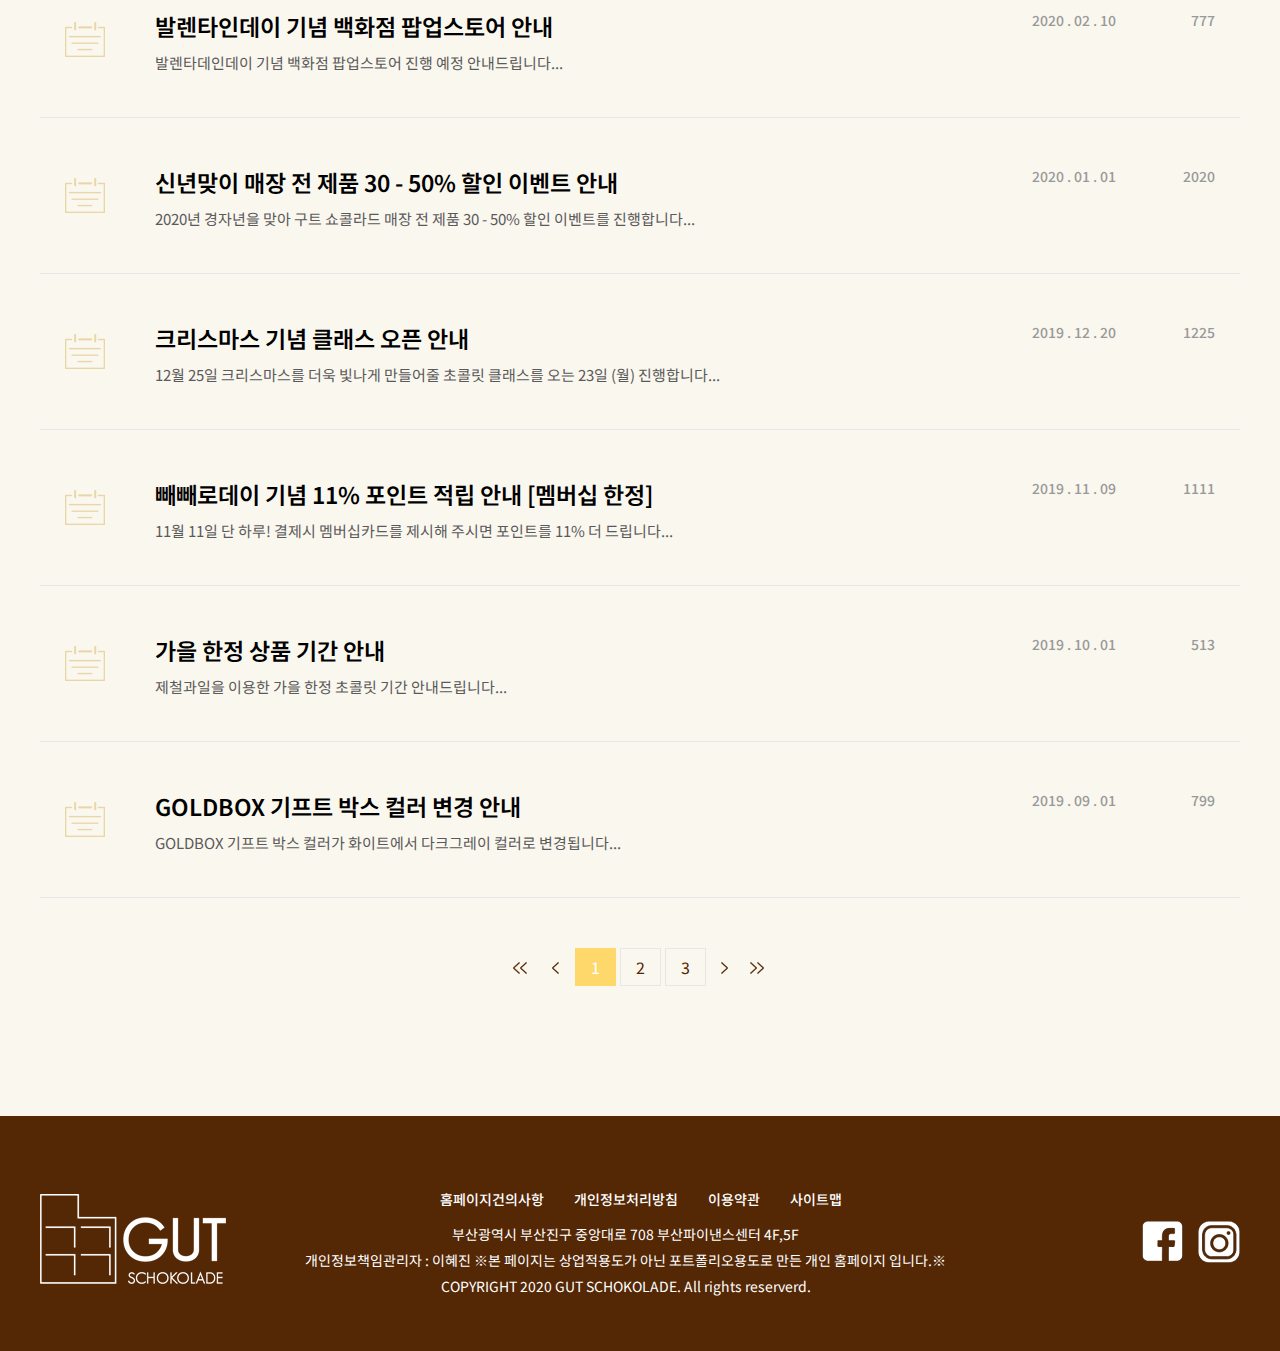
<file: portfolio/project1/sub/gutnews_notice.html>
<!doctype html>
<html>
<head>
<meta charset="utf-8">
<title>구트쇼콜라드</title>
    <script src="https://ajax.googleapis.com/ajax/libs/jquery/3.3.1/jquery.min.js"></script>
<script src="../js/common.js"></script>
    
<script>
    $(document).ready(function(){
        $('.tabSet').each(function(){
		var topDiv = $(this);
		var anchors = topDiv.find('ul.tabs a');
		var panelDivs = topDiv.find('div.schokolade');
		var lastAnchor;
		var lastPanel;

		anchors.show();
		lastAnchor = anchors.filter('.on');
		lastPanel = $(lastAnchor.attr('href'));
		panelDivs.hide();
		lastPanel.show();
		
		anchors.click(function(){
			//event.preventDefault();
			var currentAnchor = $(this);
			var currentPanel = $(currentAnchor.attr('href'));
			lastAnchor.removeClass('on');
			lastPanel.hide();

			currentAnchor.addClass('on');
			currentPanel.show();

			
			lastAnchor = currentAnchor;
			lastPanel = currentPanel;
		});

        });
    });
    
    
    
    
    
    </script>

    
    <link href="../css/sub.css" rel="stylesheet" type="text/css">
    <link href="https://fonts.googleapis.com/css?family=Noto+Sans+KR&display=swap" rel="stylesheet">
</head>
    
    
<body>
<header id="header">
    <div class="header_inner">
    <h1 class="logo"><a href="../index.html"><img src="../images/main/gut_logo.png" alt="구트쇼콜라드 로고"></a></h1>
    
    <ul id="gnb">
        <li><a href="../sub/brand.html">BRAND</a></li>
        <li><a href="../sub/product.html">PRODUCT</a></li>
        <li><a href="../sub/store.html">STORE</a></li>
        <li><a href="../sub/gutnews_notice.html">GUT NEWS</a></li>
        <li><a href="../sub/membership.html">MEMBERSHIP</a></li>
    </ul><!--gnb종료-->

        
    </div><!--header_inner--종료-->
</header><!--header종료-->
    
    
<section id="sub_visual" class="sv4">
    <div class="visual_txt">
    <h2>GUT NEWS</h2>
    <p class="sub_stit">구트쇼콜라드의<br>
       공지사항 , 이벤트를 알려드립니다.</p>
    <p class="breadcrumb"><a href="../index.html" title="홈으로 가기">HOME &rsaquo;</a> GUT NEWS</p>
        
    </div><!--visual_txt종료-->
</section><!--sub_visual종료-->

    
<div id="contents">
    <section id="notice">
        <div class="top_tap">
            <ul>
               <li><a href="../sub/gutnews_notice.html" title="공지사항으로 가기">NOTICE</a></li>
               <li>/</li>
               <li><a href="../sub/gutnews_event.html" title="이벤트로 가기">EVENT</a></li> 
            </ul>
            
             <form>
                <fieldset>
                    <legend>검색영역</legend>
                    <select>
                    <option>전체</option>
                    <option>제목</option>
                    <option>내용</option>
                    </select>
                    <input type="text">
                    <input type="button" value="검색">
                </fieldset>
            </form>
        </div>
        
        
      <ul class="notice_txt">
          <li>
              <div class="notice_board"></div>
               <section class="board_contents">
                   <h3>매장 관리 안내</h3>
                   <p class="board_stit"><a href="#">현재 신종바이러스로 인해 서면점 , 해운대점 , 광안점 전체 매장이 매일 오픈전 소독...</a></p>
                   <p class="board_date">2020 . 03 . 30</p>
                   <p class="board_views">250</p>
              
              </section>
          </li>
          
           <li>
               <section class="board_contents">
                   <h3>화이트데이 기념 무료 포장 이벤트</h3>
                   <p class="board_stit"><a href="#">03월 14일 화이트데이 기념 무료 포장 이벤트 진행 안내드립니다...</a></p>
                   <p class="board_date">2020 . 03 . 12</p>
                   <p class="board_views">900</p>
              
              </section>
          </li>
          
           <li>
               <section class="board_contents">
                   <h3>광안점 매장오픈 안내</h3>
                   <p class="board_stit"><a href="#">구트쇼콜라드의 3번째 지점 광안점 매점 오픈 &amp; 행사 안내드립니다...</a></p>
                   <p class="board_date">2020 . 03 . 04</p>
                   <p class="board_views">1001</p>
              
              </section>
          </li>
          
          <li>
               <section class="board_contents">
                   <h3>매장 클로즈 시간 조정 안내</h3>
                   <p class="board_stit"><a href="#">여러분의 성원에 힘입어 서면점 , 해운대점 매장 클로즈시간이 조정되어 안내드립니다...</a></p>
                   <p class="board_date">2020 . 02 . 21</p>
                   <p class="board_views">887</p>
              
              </section>
          </li>
          
          <li>
               <section class="board_contents">
                   <h3>발렌타인데이 기념 백화점 팝업스토어 안내</h3>
                   <p class="board_stit"><a href="#">발렌타데인데이 기념 백화점 팝업스토어 진행 예정 안내드립니다...</a></p>
                   <p class="board_date">2020 . 02 . 10</p>
                   <p class="board_views">777</p>
              
              </section>
          </li>
          
          
          <li>
               <section class="board_contents">
                   <h3>신년맞이 매장 전 제품 30 - 50% 할인 이벤트 안내</h3>
                   <p class="board_stit"><a href="#">2020년 경자년을 맞아 구트 쇼콜라드 매장 전 제품 30 - 50% 할인 이벤트를 진행합니다...</a></p>
                   <p class="board_date">2020 . 01 . 01</p>
                   <p class="board_views">2020</p>
              
              </section>
          </li>
          
          <li>
               <section class="board_contents">
                   <h3>크리스마스 기념 클래스 오픈 안내</h3>
                   <p class="board_stit"><a href="#">12월 25일 크리스마스를 더욱 빛나게 만들어줄 초콜릿 클래스를 오는 23일 (월) 진행합니다... </a></p>
                   <p class="board_date">2019 . 12 . 20</p>
                   <p class="board_views">1225</p>
              
              </section>
          </li>
          
            <li>
               <section class="board_contents">
                   <h3>빼빼로데이 기념 11% 포인트 적립 안내 [멤버십 한정]</h3>
                   <p class="board_stit"><a href="#">11월 11일 단 하루! 결제시 멤버십카드를 제시해 주시면 포인트를 11% 더 드립니다...</a></p>
                   <p class="board_date">2019 . 11 . 09</p>
                   <p class="board_views">1111</p>
              
              </section>
          </li>
          
           <li>
               <section class="board_contents">
                   <h3>가을 한정 상품 기간 안내</h3>
                   <p class="board_stit"><a href="#">제철과일을 이용한 가을 한정 초콜릿 기간 안내드립니다...</a></p>
                   <p class="board_date">2019 . 10 . 01</p>
                   <p class="board_views">513</p>
              
              </section>
          </li>
          
          <li>
               <section class="board_contents">
                   <h3>GOLDBOX 기프트 박스 컬러 변경 안내</h3>
                   <p class="board_stit"><a href="#">GOLDBOX 기프트 박스 컬러가 화이트에서 다크그레이 컬러로 변경됩니다...</a></p>
                   <p class="board_date">2019 . 09 . 01</p>
                   <p class="board_views">799</p>
              
              </section>
          </li>
          
 </ul>
        
        <div class="pagebox">
        <ul class="page">
            <li class="first"><a href="#"></a>첫페이지</li>
            <li class="prev"><a href="#"></a>이전페이지</li>
            <li class="on">1</li>
             <li><a href="#"></a>2</li>
             <li><a href="#"></a>3</li>
             <li class="next"><a href="#"></a>다음페이지</li>
            <li class="last"><a href="#"></a>마지막페이지</li>
        </ul>
    
    
    </div><!--pagebox종료-->
</section><!--notice종료-->
        
    
</div><!--contents종료-->




<div id="footer">
    <article class="footer_inner">
        
        <p class="foot_logo"><img src="../images/main/gut_footer_logo.png" alt="구트 푸터 로고"></p>
        
        <ul class="foot_link">
        <li><a href="sub/brand.html">홈페이지건의사항</a></li>
        <li><a href="sub/brand.html">개인정보처리방침</a></li>
        <li><a href="sub/brand.html">이용약관</a></li>
        <li><a href="sub/brand.html">사이트맵</a></li>
        </ul>
        
        <address>부산광역시 부산진구 중앙대로 708 부산파이낸스센터 4F,5F<br>
        개인정보책임관리자 :  이혜진 ※본 페이지는 상업적용도가 아닌 포트폴리오용도로 만든 개인 홈페이지 입니다.※<br>
        COPYRIGHT 2020 GUT SCHOKOLADE. All rights reserverd.     </address>
        
        <ul class="sns">
            <li><a href="#"><img src="../images/main/sns_facebook.png" alt="페이스북"></a></li>
            <li><a href="#"><img src="../images/main/sns_insta.png" alt="인스타그램"></a></li>
        </ul>
</article><!--footer_inner종료-->
    
</div><!--footer종료-->
</body>
</html>
</file>
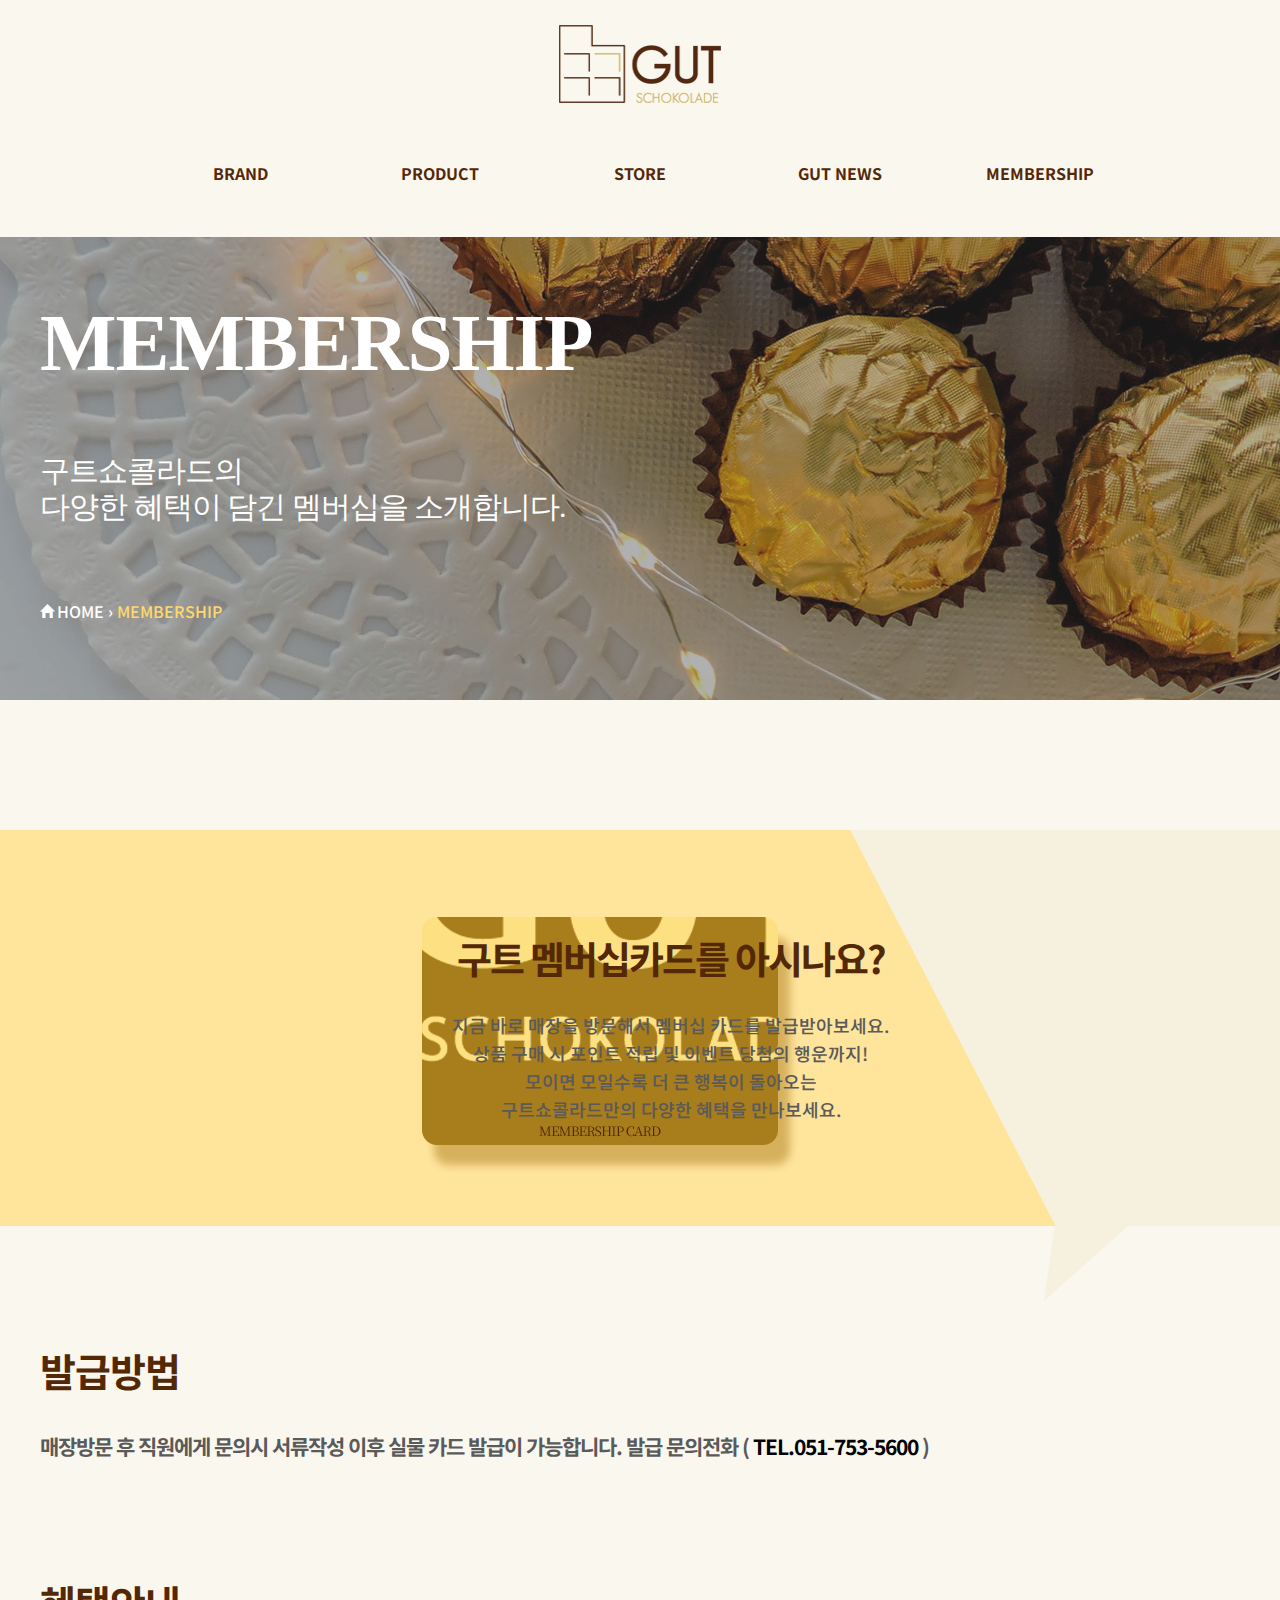
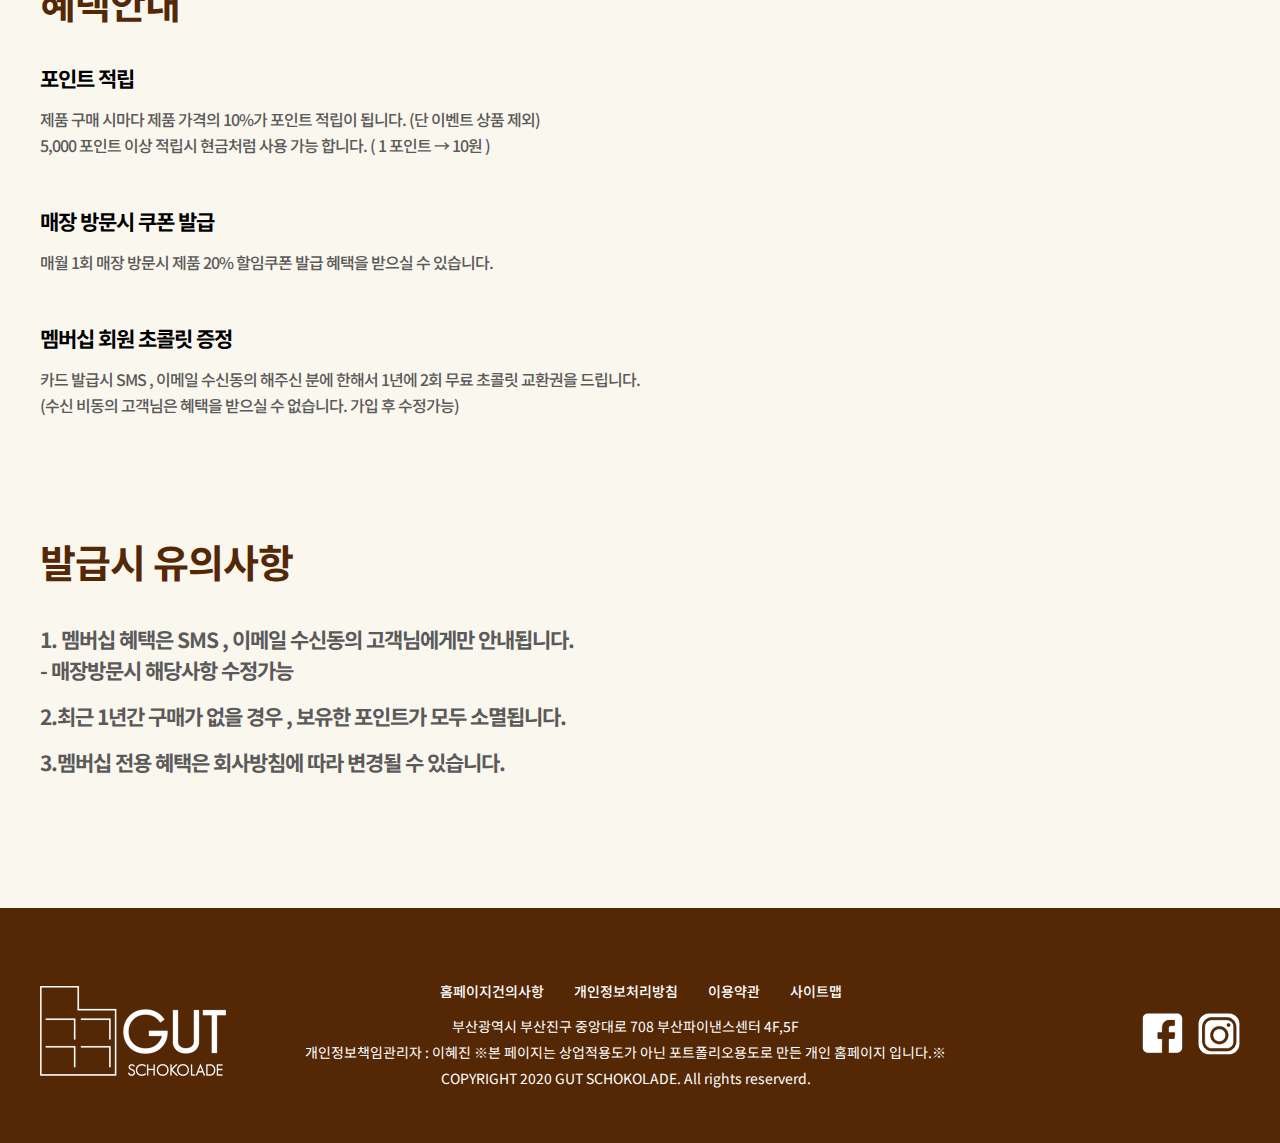
<file: portfolio/project1/sub/membership.html>
<!doctype html>
<html>
<head>
<meta charset="utf-8">
<title>구트쇼콜라드</title>
    <script src="https://ajax.googleapis.com/ajax/libs/jquery/3.3.1/jquery.min.js"></script>
<script src="../js/common.js"></script>
    
<script>
    $(document).ready(function(){
        $('.tabSet').each(function(){
		var topDiv = $(this);
		var anchors = topDiv.find('ul.tabs a');
		var panelDivs = topDiv.find('div.schokolade');
		var lastAnchor;
		var lastPanel;

		anchors.show();
		lastAnchor = anchors.filter('.on');
		lastPanel = $(lastAnchor.attr('href'));
		panelDivs.hide();
		lastPanel.show();
		
		anchors.click(function(){
			//event.preventDefault();
			var currentAnchor = $(this);
			var currentPanel = $(currentAnchor.attr('href'));
			lastAnchor.removeClass('on');
			lastPanel.hide();

			currentAnchor.addClass('on');
			currentPanel.show();

			
			lastAnchor = currentAnchor;
			lastPanel = currentPanel;
		});

        });
    });
    
    
    
    
    
    </script>

    
    <link href="../css/sub.css" rel="stylesheet" type="text/css">
    <link href="https://fonts.googleapis.com/css?family=Noto+Sans+KR&display=swap" rel="stylesheet">
</head>
    
    
<body>
<header id="header">
    <div class="header_inner">
    <h1 class="logo"><a href="../index.html"><img src="../images/main/gut_logo.png" alt="구트쇼콜라드 로고"></a></h1>
    
    <ul id="gnb">
        <li><a href="../sub/brand.html">BRAND</a></li>
        <li><a href="../sub/product.html">PRODUCT</a></li>
        <li><a href="../sub/store.html">STORE</a></li>
        <li><a href="../sub/gutnews_notice.html">GUT NEWS</a></li>
        <li><a href="../sub/membership.html">MEMBERSHIP</a></li>
    </ul><!--gnb종료-->

        
    </div><!--header_inner--종료-->
</header><!--header종료-->
    
    
<section id="sub_visual" class="sv5">
    <div class="visual_txt">
    <h2>MEMBERSHIP</h2>
    <p class="sub_stit">구트쇼콜라드의<br>
       다양한 혜택이 담긴 멤버십을 소개합니다.</p>
    <p class="breadcrumb"><a href="../index.html" title="홈으로 가기">HOME &rsaquo;</a> MEMBERSHIP</p>
        
    </div><!--visual_txt종료-->
</section><!--sub_visual종료-->

    
<div id="contents">
    
    <div id="membership">

    <section class="membership_card">
        <img src="../images/sub/membership_card.png" alt="멤버십 카드 이미지 설명">

    
    <h2>구트 멤버십카드를 아시나요?</h2>
    <p>지금 바로 매장을 방문해서 멤버십 카드를 발급받아보세요.<br>
    상품 구매 시 포인트 적립 및 이벤트 당첨의 행운까지!<br>
    모이면 모일수록 더 큰 행복이 돌아오는<br>
    구트쇼콜라드만의 다양한 혜택을 만나보세요.</p>
 </section>
    
    

    <div id="membership_contents">
        
    <h2>발급방법</h2>
        <p class="card_issued">매장방문 후 직원에게 문의시 서류작성 이후 실물 카드 발급이 가능합니다. 발급 문의전화 ( <span>TEL.051-753-5600</span> )</p>
    
    <h2>혜택안내</h2>
    <p class="guide_title">포인트 적립</p>
    <p class="point_desc">제품 구매 시마다 제품 가격의 10%가 포인트 적립이 됩니다. (단 이벤트 상품 제외)<br>
    5,000 포인트 이상 적립시 현금처럼 사용 가능 합니다. ( 1 포인트 &rarr; 10원 )</p>
        
   <p class="guide_title">매장 방문시 쿠폰 발급</p>
   <p class="coupon_desc">매월 1회 매장 방문시 제품 20% 할임쿠폰 발급 혜택을 받으실 수 있습니다.</p>
        
   <p class="guide_title">멤버십 회원 초콜릿 증정</p>
   <p class="chocolate_desc">카드 발급시 SMS , 이메일 수신동의 해주신 분에 한해서 1년에 2회 무료 초콜릿 교환권을 드립니다.<br>
   (수신 비동의 고객님은 혜택을 받으실 수 없습니다. 가입 후 수정가능)</p>
    
   
   <h2>발급시 유의사항</h2>
   <p class="mem_notice">
    <span>1. 멤버십 혜택은 SMS , 이메일 수신동의 고객님에게만 안내됩니다.<br>
    - 매장방문시 해당사항 수정가능<br></span>
    <span>2.최근 1년간 구매가 없을 경우 , 보유한 포인트가 모두 소멸됩니다.<br></span>
    3.멤버십 전용 혜택은 회사방침에 따라 변경될 수 있습니다.</p>
    
   </div>

    </div>
</div><!--contents종료-->




<div id="footer">
    <article class="footer_inner">
        
        <p class="foot_logo"><img src="../images/main/gut_footer_logo.png" alt="구트 푸터 로고"></p>
        
        <ul class="foot_link">
        <li><a href="sub/brand.html">홈페이지건의사항</a></li>
        <li><a href="sub/brand.html">개인정보처리방침</a></li>
        <li><a href="sub/brand.html">이용약관</a></li>
        <li><a href="sub/brand.html">사이트맵</a></li>
        </ul>
        
        <address>부산광역시 부산진구 중앙대로 708 부산파이낸스센터 4F,5F<br>
        개인정보책임관리자 :  이혜진 ※본 페이지는 상업적용도가 아닌 포트폴리오용도로 만든 개인 홈페이지 입니다.※<br>
        COPYRIGHT 2020 GUT SCHOKOLADE. All rights reserverd.     </address>
        
        <ul class="sns">
            <li><a href="#"><img src="../images/main/sns_facebook.png" alt="페이스북"></a></li>
            <li><a href="#"><img src="../images/main/sns_insta.png" alt="인스타그램"></a></li>
        </ul>
</article><!--footer_inner종료-->
    
</div><!--footer종료-->
</body>
</html>
</file>
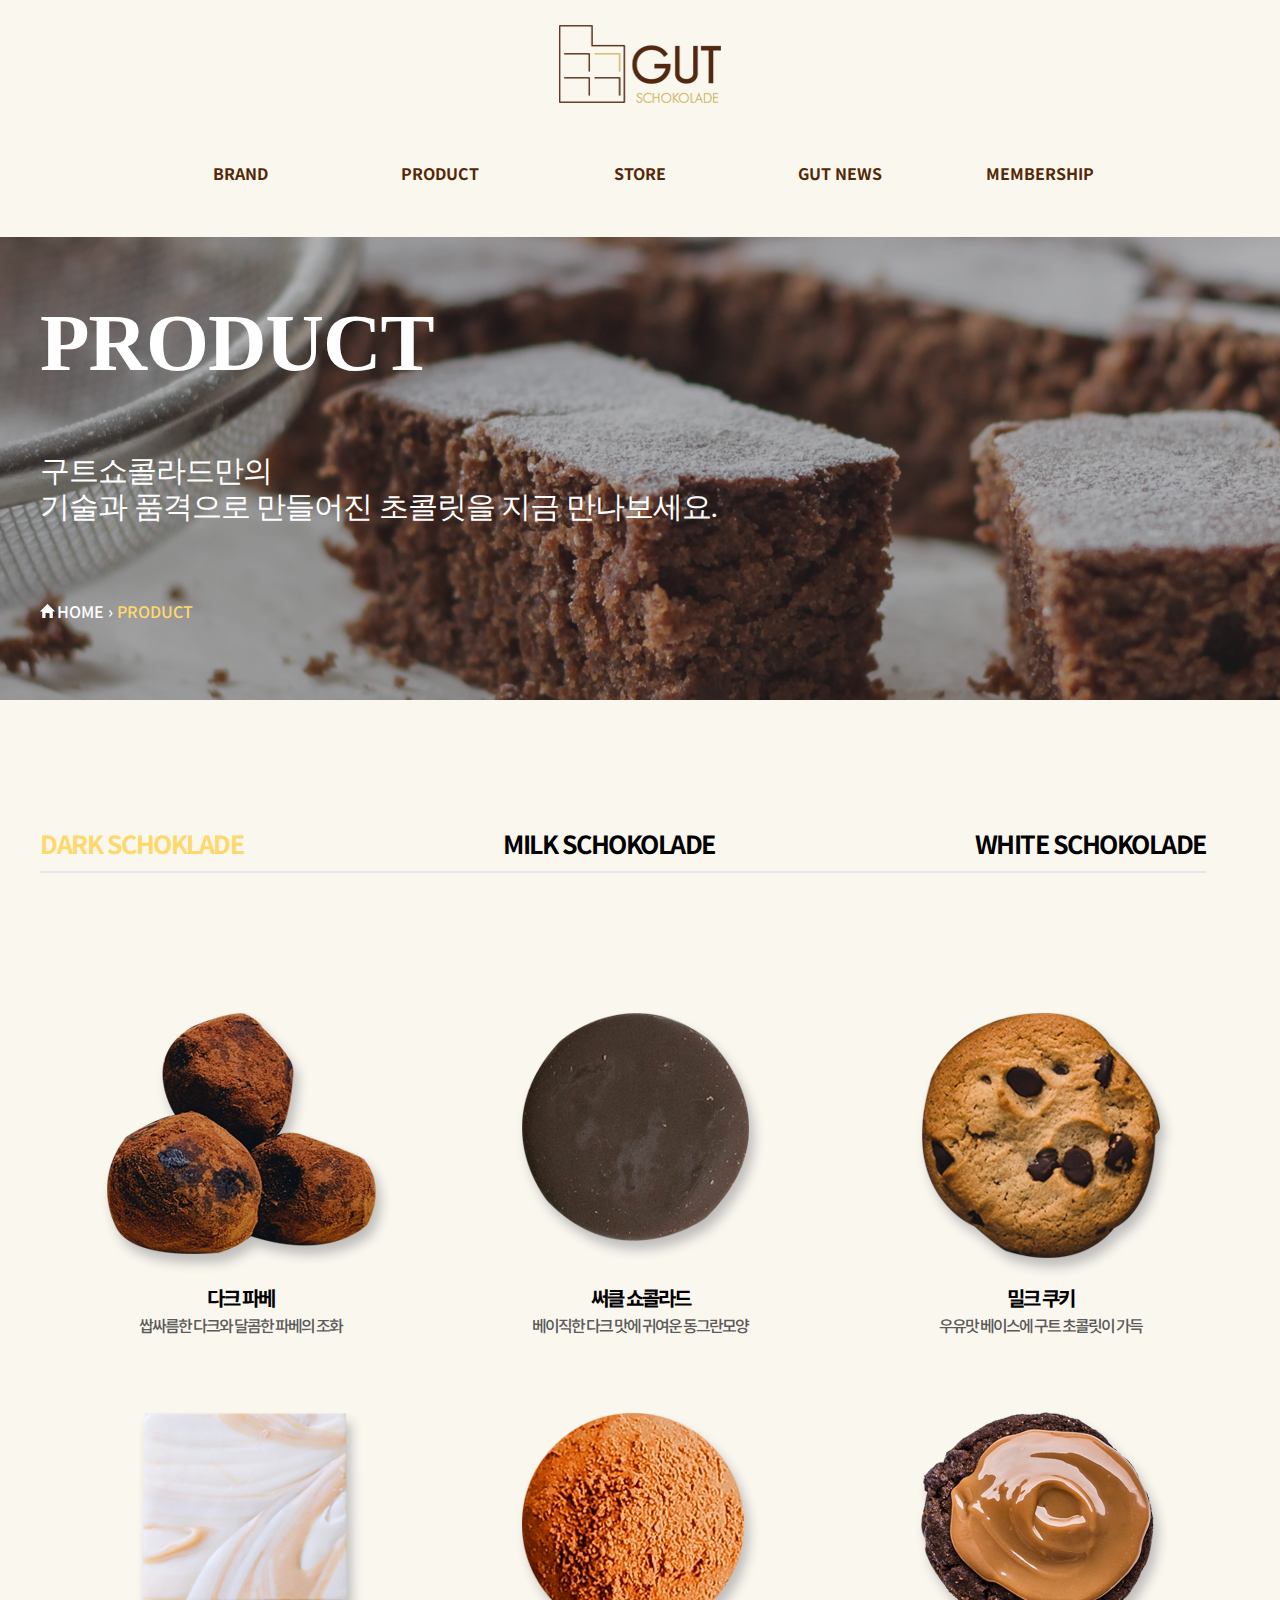
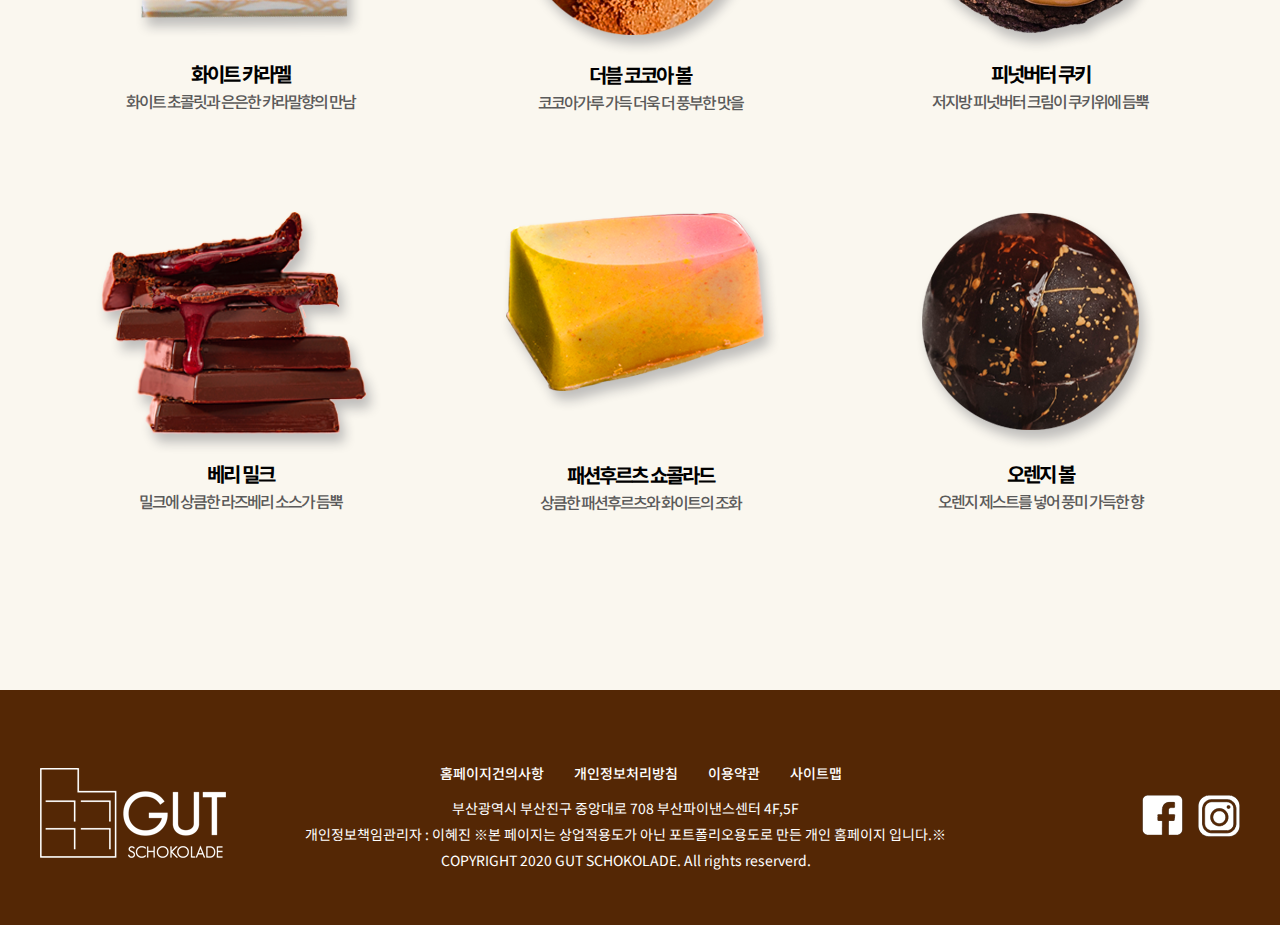
<file: portfolio/project1/sub/product.html>
<!doctype html>
<html>
<head>
<meta charset="utf-8">
<title>구트쇼콜라드</title>
    <script src="https://ajax.googleapis.com/ajax/libs/jquery/3.3.1/jquery.min.js"></script>
<script src="../js/common.js"></script>
    
<script>
    $(document).ready(function(){
        $('.tabSet').each(function(){
		var topDiv = $(this);
		var anchors = topDiv.find('ul.tabs a');
		var panelDivs = topDiv.find('div.schokolade');
		var lastAnchor;
		var lastPanel;

		anchors.show();
		lastAnchor = anchors.filter('.on');
		lastPanel = $(lastAnchor.attr('href'));
		panelDivs.hide();
		lastPanel.show();
		
		anchors.click(function(){
			//event.preventDefault();
			var currentAnchor = $(this);
			var currentPanel = $(currentAnchor.attr('href'));
			lastAnchor.removeClass('on');
			lastPanel.hide();

			currentAnchor.addClass('on');
			currentPanel.show();

			
			lastAnchor = currentAnchor;
			lastPanel = currentPanel;
		});

        });
    });
    
    
    
    
    
    </script>

    
    <link href="../css/sub.css" rel="stylesheet" type="text/css">
    <link href="https://fonts.googleapis.com/css?family=Noto+Sans+KR&display=swap" rel="stylesheet">
</head>
    
    
<body>
<header id="header">
    <div class="header_inner">
    <h1 class="logo"><a href="../index.html"><img src="../images/main/gut_logo.png" alt="구트쇼콜라드 로고"></a></h1>
    
    <ul id="gnb">
        <li><a href="../sub/brand.html">BRAND</a></li>
        <li><a href="../sub/product.html">PRODUCT</a></li>
        <li><a href="../sub/store.html">STORE</a></li>
        <li><a href="../sub/gutnews_notice.html">GUT NEWS</a></li>
        <li><a href="../sub/membership.html">MEMBERSHIP</a></li>
    </ul><!--gnb종료-->

        
    </div><!--header_inner--종료-->
</header><!--header종료-->
    
<section id="sub_visual" class="sv2">
    <div class="visual_txt">
    <h2>PRODUCT</h2>
    <p class="sub_stit">구트쇼콜라드만의<br>기술과 품격으로 만들어진 초콜릿을 지금 만나보세요.</p>
    <p class="breadcrumb"><a href="../index.html" title="홈으로 가기">HOME &rsaquo;</a> PRODUCT</p>
        
    </div><!--visual_txt종료-->
    </section><!--sub_visual종료-->
    
<div id="contents">
    <section id="product">
        
    <div class="tabSet">
		<ul class="tabs">
			<li><a href="#dark" class="on">DARK SCHOKLADE</a></li>
			<li><a href="#milk">MILK SCHOKOLADE</a></li>
			<li><a href="#white">WHITE SCHOKOLADE</a></li>
		</ul>
		<div class="schokolades">
			<div class="schokolade" id="dark">

                <ul class="product_list">
                    
                    <li><a href="#"><img src="../images/sub/choco_img1.png" alt="다크 파베"></a>
                    <p class="product_name">다크 파베<br> <span>쌉싸름한 다크와 달콤한 파베의 조화</span></p></li>
                    
                     <li><a href="#"><img src="../images/sub/choco_img2.png" alt="써클 쇼콜라드"></a>
                    <p class="product_name">써클 쇼콜라드<br> <span>베이직한 다크 맛에 귀여운 동그란모양</span></p></li>
                    
                     <li><a href="#"><img src="../images/sub/choco_img3.png" alt="밀크 쿠키"></a>
                    <p class="product_name">밀크 쿠키<br> <span>우유맛 베이스에 구트 초콜릿이 가득</span></p></li>
                    
                    <li><a href="#"><img src="../images/sub/choco_img4.png" alt="화이트 캬라멜"></a>
                    <p class="product_name">화이트 캬라멜<br> <span>화이트 초콜릿과 은은한 캬라말향의 만남</span></p></li>
                    
                     <li><a href="#"><img src="../images/sub/choco_img5.png" alt="더블 코코아 볼"></a>
                    <p class="product_name">더블 코코아 볼<br> <span>코코아가루 가득 더욱 더 풍부한 맛을</span></p></li>
                    
                    <li><a href="#"><img src="../images/sub/choco_img6.png" alt="피넛버터 쿠키"></a>
                    <p class="product_name">피넛버터 쿠키<br> <span>저지방 피넛버터 크림이 쿠키위에 듬뿍</span></p></li>
                    
                    <li><a href="#"><img src="../images/sub/choco_img7.png" alt="베리 밀크"></a>
                    <p class="product_name">베리 밀크<br> <span>밀크에 상큼한 라즈베리 소스가 듬뿍</span></p></li>
                    
                    <li><a href="#"><img src="../images/sub/choco_img8.png" alt="패션후르츠 쇼콜라드"></a>
                    <p class="product_name">패션후르츠 쇼콜라드<br> <span>상큼한 패션후르츠와 화이트의 조화</span></p></li>
                    
                    <li><a href="#"><img src="../images/sub/choco_img9.png" alt="오렌지 볼"></a>
                    <p class="product_name">오렌지 볼<br> <span>오렌지 제스트를 넣어 풍미 가득한 향</span></p></li>

                </ul>
    </div>
            
			<div class="schokolade" id="milk">
                <ul class="product_list">
                    
               <li><a href="#"><img src="../images/sub/choco_img1.png" alt="다크 파베"></a>
                    <p class="product_name">다크 파베<br> <span>쌉싸름한 다크와 달콤한 파베의 조화</span></p></li>
                    
                     <li><a href="#"><img src="../images/sub/choco_img2.png" alt="써클 쇼콜라드"></a>
                    <p class="product_name">써클 쇼콜라드<br> <span>베이직한 다크 맛에 귀여운 동그란모양</span></p></li>
                    
                     <li><a href="#"><img src="../images/sub/choco_img3.png" alt="밀크 쿠키"></a>
                    <p class="product_name">밀크 쿠키<br> <span>우유맛 베이스에 구트 초콜릿이 가득</span></p></li>
                    
                    <li><a href="#"><img src="../images/sub/choco_img4.png" alt="화이트 캬라멜"></a>
                    <p class="product_name">화이트 캬라멜<br> <span>화이트 초콜릿과 은은한 캬라말향의 만남</span></p></li>
                    
                     <li><a href="#"><img src="../images/sub/choco_img5.png" alt="더블 코코아 볼"></a>
                    <p class="product_name">더블 코코아 볼<br> <span>코코아가루 가득 더욱 더 풍부한 맛을</span></p></li>
                    
                    <li><a href="#"><img src="../images/sub/choco_img6.png" alt="피넛버터 쿠키"></a>
                    <p class="product_name">피넛버터 쿠키<br> <span>저지방 피넛버터 크림이 쿠키위에 듬뿍</span></p></li>
                    
                </ul>
                
            </div>
			<div class="schokolade" id="white">
                
                <ul class="product_list">
                
                    <li><a href="#"><img src="../images/sub/choco_img1.png" alt="다크 파베"></a>
                    <p class="product_name">다크 파베<br> <span>쌉싸름한 다크와 달콤한 파베의 조화</span></p></li>
                    
                     <li><a href="#"><img src="../images/sub/choco_img2.png" alt="써클 쇼콜라드"></a>
                    <p class="product_name">써클 쇼콜라드<br> <span>베이직한 다크 맛에 귀여운 동그란모양</span></p></li>
                    
                     <li><a href="#"><img src="../images/sub/choco_img3.png" alt="밀크 쿠키"></a>
                    <p class="product_name">밀크 쿠키<br> <span>우유맛 베이스에 구트 초콜릿이 가득</span></p></li>

            
                </ul>
            </div>
		<!-- /schokolades --></div>
	<!-- /tabset --></div>
    </section><!--product종료-->
    </div><!--contents종료-->

<div id="footer">
    <article class="footer_inner">
        
        <p class="foot_logo"><img src="../images/main/gut_footer_logo.png" alt="구트 푸터 로고"></p>
        
        <ul class="foot_link">
        <li><a href="sub/brand.html">홈페이지건의사항</a></li>
        <li><a href="sub/brand.html">개인정보처리방침</a></li>
        <li><a href="sub/brand.html">이용약관</a></li>
        <li><a href="sub/brand.html">사이트맵</a></li>
        </ul>
        
        <address>부산광역시 부산진구 중앙대로 708 부산파이낸스센터 4F,5F<br>
        개인정보책임관리자 :  이혜진 ※본 페이지는 상업적용도가 아닌 포트폴리오용도로 만든 개인 홈페이지 입니다.※<br>
        COPYRIGHT 2020 GUT SCHOKOLADE. All rights reserverd.     </address>
        
        <ul class="sns">
            <li><a href="#"><img src="../images/main/sns_facebook.png" alt="페이스북"></a></li>
            <li><a href="#"><img src="../images/main/sns_insta.png" alt="인스타그램"></a></li>
        </ul>
</article><!--footer_inner종료-->
    
</div><!--footer종료-->
</body>
</html>
</file>
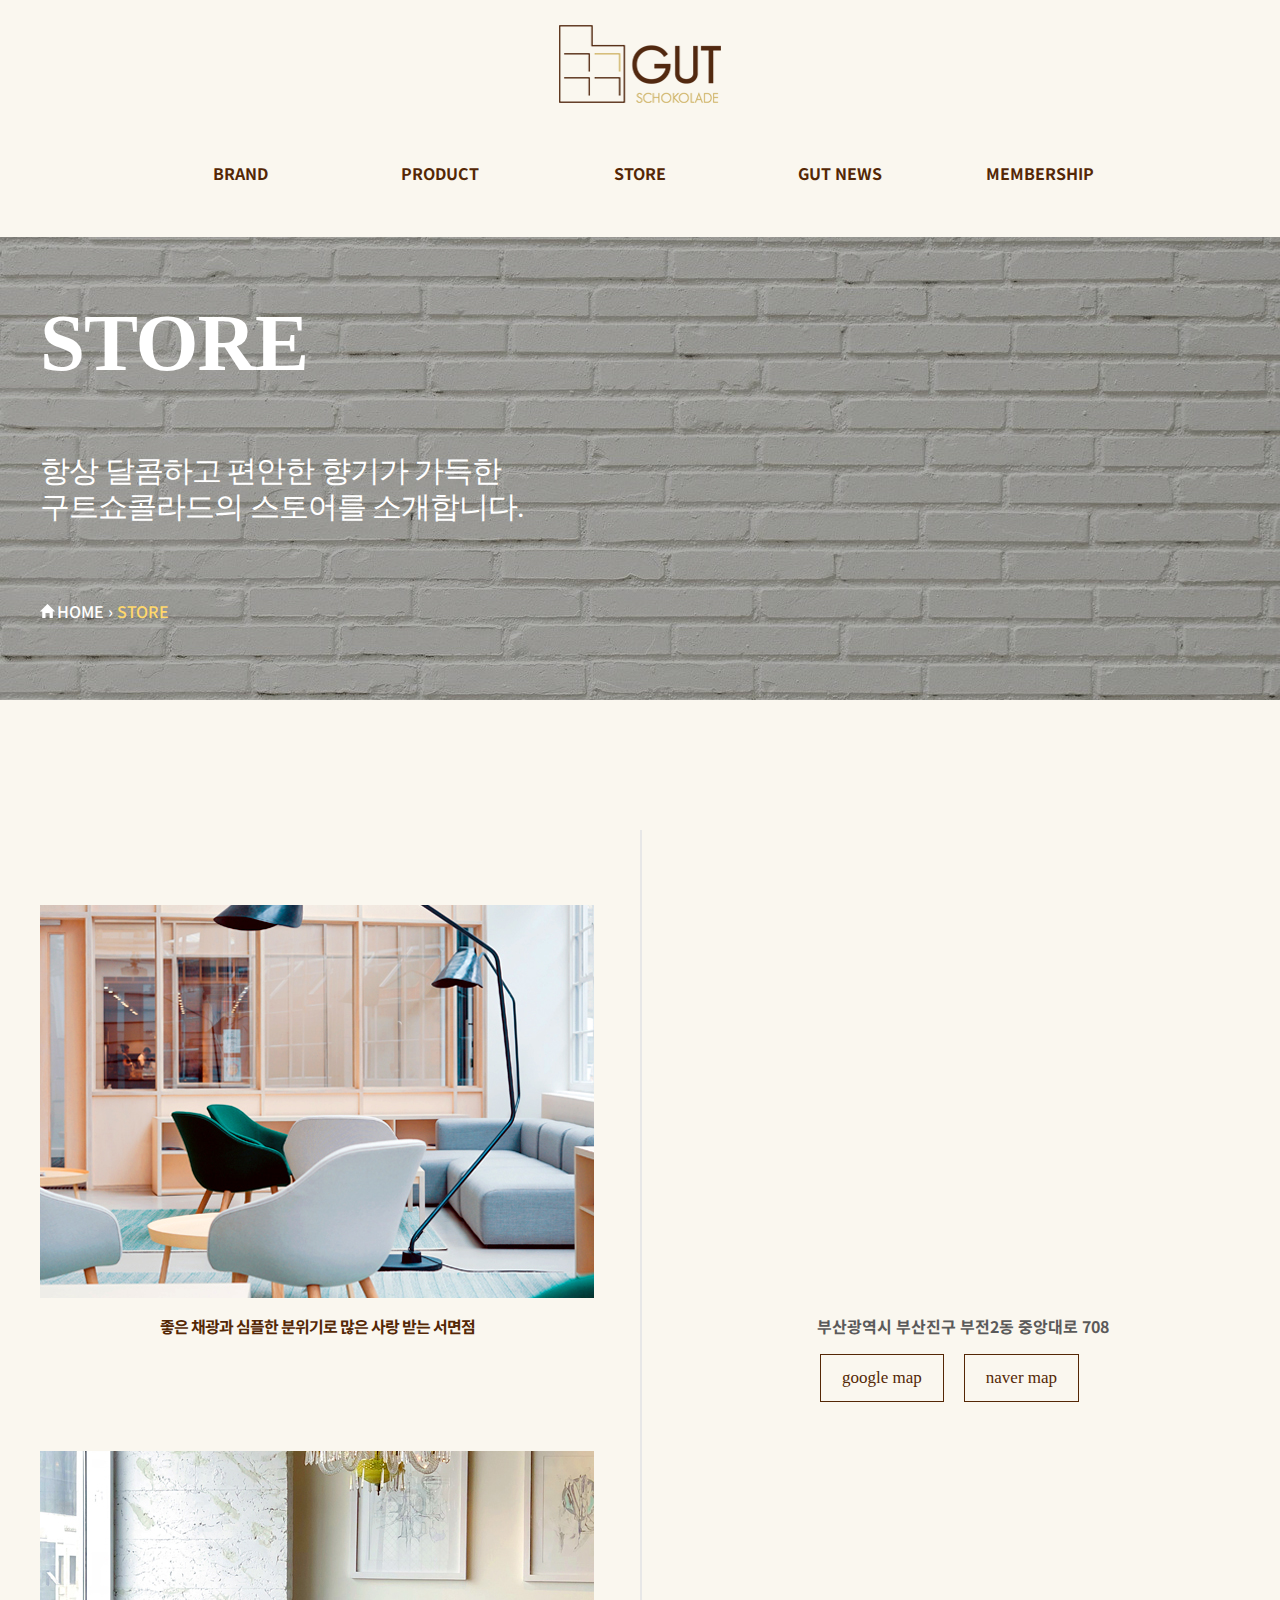
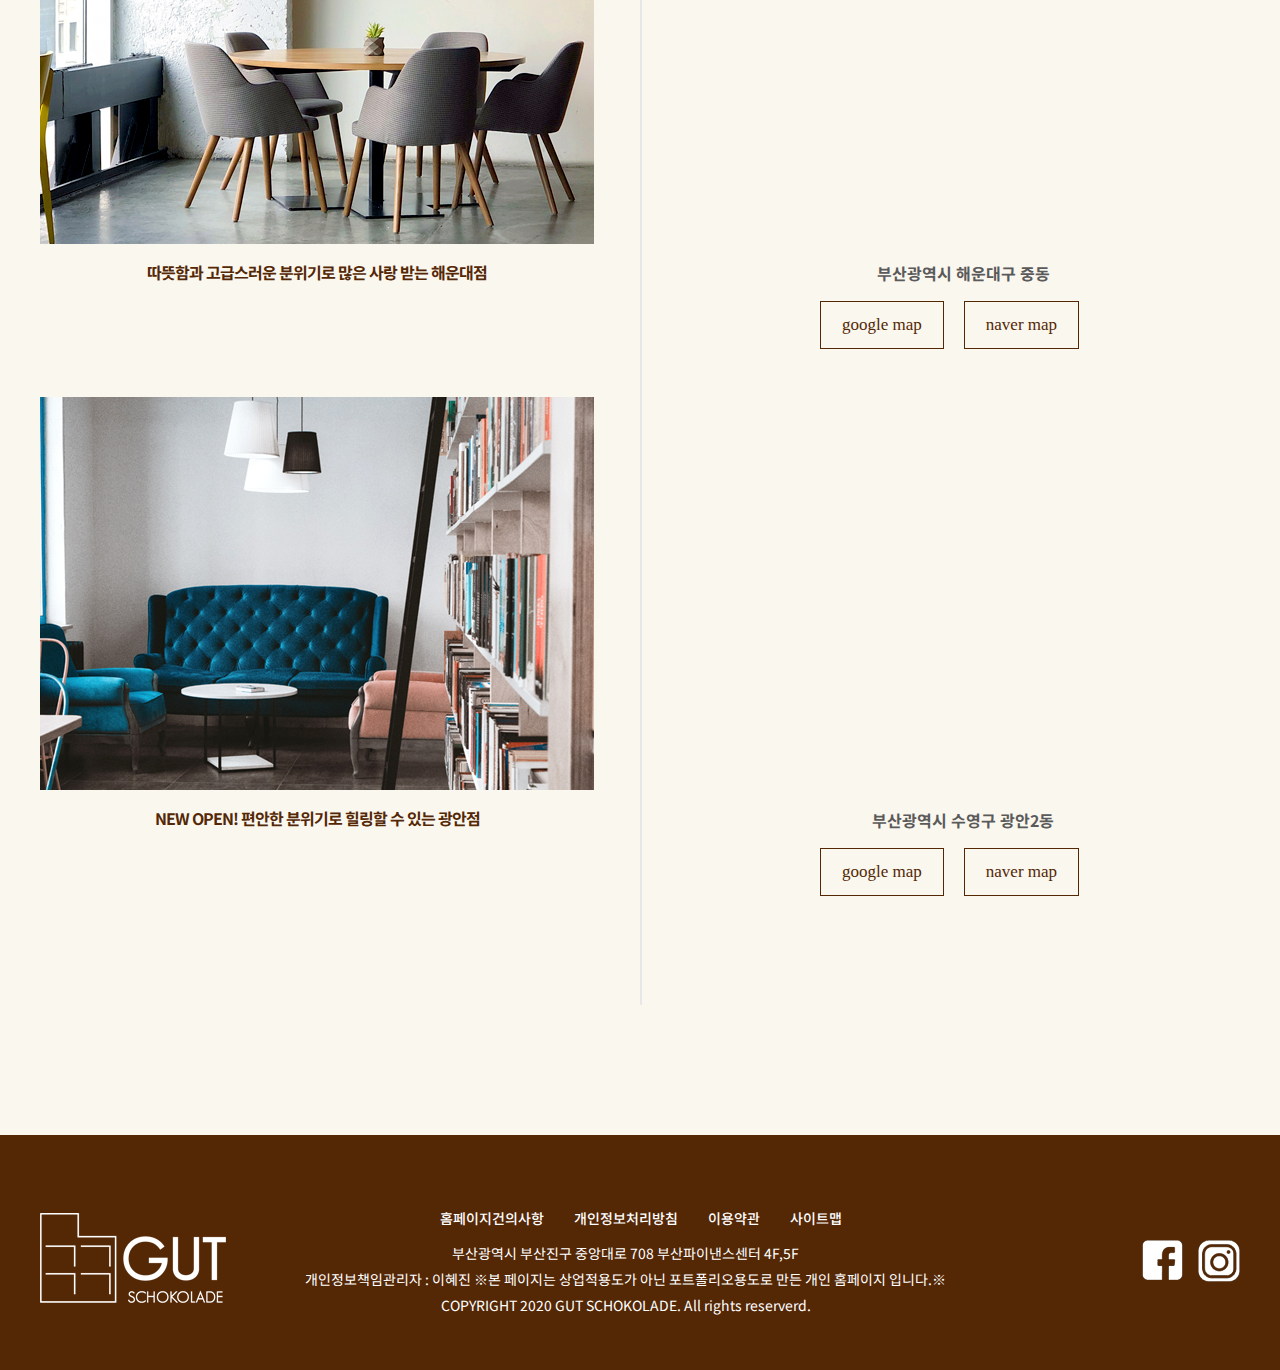
<file: portfolio/project1/sub/store.html>
<!doctype html>
<html>
<head>
<meta charset="utf-8">
<title>구트쇼콜라드</title>
    <script src="https://ajax.googleapis.com/ajax/libs/jquery/3.3.1/jquery.min.js"></script>
<script src="../js/common.js"></script>
    
<script>
    $(document).ready(function(){
        $('.tabSet').each(function(){
		var topDiv = $(this);
		var anchors = topDiv.find('ul.tabs a');
		var panelDivs = topDiv.find('div.schokolade');
		var lastAnchor;
		var lastPanel;

		anchors.show();
		lastAnchor = anchors.filter('.on');
		lastPanel = $(lastAnchor.attr('href'));
		panelDivs.hide();
		lastPanel.show();
		
		anchors.click(function(){
			//event.preventDefault();
			var currentAnchor = $(this);
			var currentPanel = $(currentAnchor.attr('href'));
			lastAnchor.removeClass('on');
			lastPanel.hide();

			currentAnchor.addClass('on');
			currentPanel.show();

			
			lastAnchor = currentAnchor;
			lastPanel = currentPanel;
		});

        });
    });
    
    
    
    
    
    </script>

    
    <link href="../css/sub.css" rel="stylesheet" type="text/css">
    <link href="https://fonts.googleapis.com/css?family=Noto+Sans+KR&display=swap" rel="stylesheet">
</head>
    
    
<body>
<header id="header">
    <div class="header_inner">
    <h1 class="logo"><a href="../index.html"><img src="../images/main/gut_logo.png" alt="구트쇼콜라드 로고"></a></h1>
    
    <ul id="gnb">
        <li><a href="../sub/brand.html">BRAND</a></li>
        <li><a href="../sub/product.html">PRODUCT</a></li>
        <li><a href="../sub/store.html">STORE</a></li>
        <li><a href="../sub/gutnews_notice.html">GUT NEWS</a></li>
        <li><a href="../sub/membership.html">MEMBERSHIP</a></li>
    </ul><!--gnb종료-->

        
    </div><!--header_inner--종료-->
</header><!--header종료-->
    
    
<section id="sub_visual" class="sv3">
    <div class="visual_txt">
    <h2>STORE</h2>
    <p class="sub_stit">항상 달콤하고 편안한 향기가 가득한<br>
        구트쇼콜라드의 스토어를 소개합니다.</p>
    <p class="breadcrumb"><a href="../index.html" title="홈으로 가기">HOME &rsaquo;</a> STORE</p>
        
    </div><!--visual_txt종료-->
</section><!--sub_visual종료-->
    
    

<div id="contents">
    <section id="store">
        
        <div class="store_img">
            <h1><img src="../images/sub/store_seo.jpg" alt="서면점"></h1>
            <p class="img_txt">좋은 채광과 심플한 분위기로 많은 사랑 받는 서면점</p>
            
             <h1><img src="../images/sub/store_hae.jpg" alt="해운대점"></h1>
            <p class="img_txt">따뜻함과 고급스러운 분위기로 많은 사랑 받는 해운대점</p>
            
            <h1><img src="../images/sub/store_gwang.jpg" alt="광안점"></h1>
            <p class="img_txt">NEW OPEN! 편안한 분위기로 힐링할 수 있는 광안점</p>
        </div>
    
        <div class="store_map">
            <h1><iframe src="https://www.google.com/maps/embed?pb=!1m18!1m12!1m3!1d3262.0250959302693!2d129.05739041560238!3d35.15599486620431!2m3!1f0!2f0!3f0!3m2!1i1024!2i768!4f13.1!3m3!1m2!1s0x3568eb6feb39fa0d%3A0x17502eaffb28a5b4!2z67aA7IKwSVTqtZDsnKHshLzthLA!5e0!3m2!1sko!2skr!4v1585025935621!5m2!1sko!2skr" width="554" height="393" frameborder="0" style="border:0;" allowfullscreen="" aria-hidden="false" tabindex="0"></iframe></h1>
            
            <p class="store_txt">부산광역시 부산진구 부전2동 중앙대로 708</p>
            
            <ul >
                <li><a href="https://www.google.com/maps/place/%EB%B6%80%EC%82%B0IT%EA%B5%90%EC%9C%A1%EC%84%BC%ED%84%B0/@35.15599,129.059579,16z/data=!4m5!3m4!1s0x0:0x17502eaffb28a5b4!8m2!3d35.1559905!4d129.0595791?hl=ko">google map</a></li>
                
                <li><a href="https://map.naver.com/v5/search/%EB%B6%80%EC%82%B0it%EA%B5%90%EC%9C%A1%EC%84%BC%ED%84%B0/place/13108087?c=14365904.0750222,4185120.3928663,14,0,0,0,dh">naver map</a></li>
            
            </ul>
            
            
            <h1><iframe src="https://www.google.com/maps/embed?pb=!1m18!1m12!1m3!1d13047.664222335428!2d129.15162944031198!3d35.15871422810384!2m3!1f0!2f0!3f0!3m2!1i1024!2i768!4f13.1!3m3!1m2!1s0x35688d5c0efe075f%3A0x9963b1d5c163ac98!2z7ZW07Jq064yA7ZW07IiY7JqV7J6l!5e0!3m2!1sko!2skr!4v1585026724562!5m2!1sko!2skr" width="554" height="393" frameborder="0" style="border:0;" allowfullscreen="" aria-hidden="false" tabindex="0"></iframe></h1>
            
            <p class="store_txt">부산광역시 해운대구 중동</p>
            
            <ul >
                <li><a href="https://www.google.com/maps/place/%ED%95%B4%EC%9A%B4%EB%8C%80%ED%95%B4%EC%88%98%EC%9A%95%EC%9E%A5/@35.1586901,129.1593167,18z/data=!4m5!3m4!1s0x35688d5c0efe075f:0x9963b1d5c163ac98!8m2!3d35.1586975!4d129.1603842?hl=ko">google map</a></li>
                
                <li><a href="https://map.naver.com/v5/search/%ED%95%B4%EC%9A%B4%EB%8C%80%ED%95%B4%EC%88%98%EC%9A%95%EC%9E%A5/place/11491806?c=14377936.7015609,4185372.0552986,14,0,0,0,dh">naver map</a></li>
            
            </ul>
            
             <h1><iframe src="https://www.google.com/maps/embed?pb=!1m18!1m12!1m3!1d13048.55082514367!2d129.10991124031034!3d35.153186279317666!2m3!1f0!2f0!3f0!3m2!1i1024!2i768!4f13.1!3m3!1m2!1s0x3568ed2f27c70ec7%3A0xff6df0e14d9216fb!2z6rSR7JWI66as7ZW07IiY7JqV7J6l!5e0!3m2!1sko!2skr!4v1585026936178!5m2!1sko!2skr" width="554" height="393" frameborder="0" style="border:0;" allowfullscreen="" aria-hidden="false" tabindex="0"></iframe></h1>
            
            <p class="store_txt">부산광역시 수영구 광안2동</p>
            
            <ul >
                <li><a href="https://www.google.com/maps/place/%EA%B4%91%EC%95%88%EB%A6%AC%ED%95%B4%EC%88%98%EC%9A%95%EC%9E%A5/@35.1531556,129.1175877,18z/data=!4m5!3m4!1s0x3568ed2f27c70ec7:0xff6df0e14d9216fb!8m2!3d35.1531696!4d129.118666?hl=ko">google map</a></li>
                
                <li><a href="https://map.naver.com/v5/search/%EA%B4%91%EC%95%88%EB%A6%AC%ED%95%B4%EC%88%98%EC%9A%95%EC%9E%A5/place/11491655?c=14373663.7957945,4184713.0643216,15,0,0,0,dh">naver map</a></li>
            
            </ul>
        </div>
    
    </section><!--store종료-->
</div><!--contents종료-->




<div id="footer">
    <article class="footer_inner">
        
        <p class="foot_logo"><img src="../images/main/gut_footer_logo.png" alt="구트 푸터 로고"></p>
        
        <ul class="foot_link">
        <li><a href="sub/brand.html">홈페이지건의사항</a></li>
        <li><a href="sub/brand.html">개인정보처리방침</a></li>
        <li><a href="sub/brand.html">이용약관</a></li>
        <li><a href="sub/brand.html">사이트맵</a></li>
        </ul>
        
        <address>부산광역시 부산진구 중앙대로 708 부산파이낸스센터 4F,5F<br>
        개인정보책임관리자 :  이혜진 ※본 페이지는 상업적용도가 아닌 포트폴리오용도로 만든 개인 홈페이지 입니다.※<br>
        COPYRIGHT 2020 GUT SCHOKOLADE. All rights reserverd.     </address>
        
        <ul class="sns">
            <li><a href="#"><img src="../images/main/sns_facebook.png" alt="페이스북"></a></li>
            <li><a href="#"><img src="../images/main/sns_insta.png" alt="인스타그램"></a></li>
        </ul>
</article><!--footer_inner종료-->
    
</div><!--footer종료-->
</body>
</html>
</file>
<file: portfolio/project1/css/main.css>
@charset "utf-8";
/* CSS Document */

/* 여백 초기화  */
* { margin:0; padding:0; }

/* 목록 불릿 없애기 */
ol, ul { list-style:none; }

/* 하이퍼링크 설정 */
a:link { text-decoration:none; color:#000; }
a:hover { text-decoration:none; color:#000; }
a:visited { text-decoration:none; color:#000; }
a:active { text-decoration:none; color:#000; }
a:focus { text-decoration:none; color:#000; }


legend, caption { display:none; }
fieldset { border:0; }
input, select, textarea { vertical-align:middle; }


body { font-family: "나눔고딕"; font-size:16px; line-height:26px; color:#000; background:#faf7ef; overflow-x: hidden;}

/*헤더영역*/

#header {width: 1200px; margin:0 auto; padding-top: 25px; position: relative; height: 212px;}
#header .logo {position: absolute; left: 50%; top: 25px; margin-left: -81px;}
#gnb {position: absolute; left: 50%; top: 160px; margin-left: -500px; font-family:'Noto Sans KR', sans-serif; width: 1000px;}
#gnb li {float: left; width: 20%; text-align:center;}
#gnb li a {display: block; color:#542705; font-weight:bold;}
#gnb li a:hover {color:#ffd86b;}
#popup {width: 208px; height: 270px; background: url("../images/main/popup.png") no-repeat 0 80px; position: absolute; z-index: 99999; }
#popup .popup_txt {position: absolute; left:55px; top:125px; text-align: center; font-size: 13px; line-height: 24px; color: #eee; font-weight: bold}
#popup .popup_txt span {color:#fffb9c;}
#popup .popup_detail {position: absolute; left: 73px; top: 200px;  font-size:11px;}
#popup .popup_detail a {display: block; color:#e36b6b; background:#fffb9c; padding: 0 6px;}
#popup .popup_close {position: absolute; left:170px; top: 90px;}



/*비주얼영역*/


#visual {height: 620px; position: relative;}
#visual li.mv1 { height: 620px; background: url("../images/main/main_visual1.jpg") no-repeat center center;}
#visual li.mv2 { height: 620px; background: url("../images/main/main_visual3_4.jpg") no-repeat center center;}
#visual li.mv3 { height: 620px; background: url("../images/main/main_visual2.jpg") no-repeat center center;}

#visual .mv_detail1  {position: absolute; left:50%; top: 445px; margin-left: -601px; font-size:17px; font-weight:500; }
#visual .mv_detail1 a {display: block; background: #50c8ff; border-radius: 50px; padding: 10px 27px; color:#fff;
transition: background 0.5s;}
#visual .mv_detail1 a:hover {border:1px solid #50c8ff; border-radius:50px; background:none; color:#50c8ff;}

#visual .mv_detail2  {position: absolute; left:50%; top: 445px; margin-left: -600px; font-size:17px; font-weight:500; }
#visual .mv_detail2 a {display: block; background: #aa7656; border-radius: 50px; padding: 10px 27px; color:#fff;
transition: background 0.5s;}
#visual .mv_detail2 a:hover {border:1px solid #aa7656; border-radius:50px; background:none; color:#aa7656;}

#visual .mv_detail3  {position: absolute; left:50%; top: 445px; margin-left: -600px; font-size:17px; font-weight:500; }
#visual .mv_detail3 a {display: block; background: #9b1f21; border-radius: 50px; padding: 10px 27px; color:#fff;
transition: background 0.5s;}
#visual .mv_detail3 a:hover {border:1px solid #9b1f21; border-radius:50px; background:none; color:#9b1f21;}

#visual .bx-pager {position:absolute; bottom:60px; left:50%; margin: -40px;}
#visual .bx-pager-item {float: left;}
#visual .bx-pager a {background:#ffd76b; text-indent: -9999px; display: block; width: 13px; height: 13px; margin: 0 5px; border-radius:20px;}
#visual .bx-pager a.active {background:#542705; width: 30px;}

#visual .bx-controls-direction a {position: absolute; top:50%; margin-top:-40px; width: 42px; height: 80px; text-indent:-9999px;}
#visual .bx-prev {left: 100px; background: url("../images/main/mv_prev.png") no-repeat;}
#visual .bx-next {right: 100px; background: url("../images/main/mv_next.png") no-repeat;}

/*이벤트영역*/

#event {width:1200px; margin: 0 auto; padding-top: 130px; overflow: auto;}
#event h2 {text-align: center; font-size:51px; font-family:'Noto Sans KR', sans-serif; padding-bottom: 15px;}
#event .event_desc {text-align: center; color:#5a5a5a; font-weight: 400px; padding-bottom: 50px;}

#event .event_list li {float: left; text-align: center; width 30%; padding: 0 10px 0px 10px}
#event .thumbnail  {position: relative;}
#event .event_title1 {position: absolute; left:0px; top:0px; margin-left: 505px; margin-top:2321px; border:1px solid #000; border-radius:100px; padding:3px 20px; margin-bottom: 15px;}
#event .event_stit1 {position: absolute; left: 0px; top: 0px; margin-left:464px; margin-top:2365px; font-family:'Noto Sans KR', sans-serif; font-size: 26px; font-weight:bold; color: #542705; margin-bottom: 15px;}
#event .event_date1 {position: absolute; left: 0px; top:0px; margin-left:503px; margin-top:2400px; font-family:'Noto Sans KR', sans-serif; font-weight:540; color:#5a5a5a; }

#event .event_title2 {position: absolute; left:0px; top:0px; margin-left: 900px; margin-top:2321px; border:1px solid #000; border-radius:100px; padding:3px 20px; margin-bottom: 15px;}
#event .event_stit2 {position: absolute; left: 0px; top: 0px; margin-left:813px; margin-top:2365px; font-family:'Noto Sans KR', sans-serif; font-size: 26px; font-weight:bold; color: #542705; margin-bottom: 15px;}
#event .event_stit2 span {color:#90140b;}
#event .event_date2 {position: absolute; left: 0px; top:0px; margin-left:900px; margin-top:2400px; font-family:'Noto Sans KR', sans-serif; font-weight:540; color:#5a5a5a;}

#event .event_title3 {position: absolute; left:0px; top:0px; margin-left: 1300px; margin-top:2321px; border:1px solid #000; border-radius:100px; padding:3px 20px; margin-bottom: 15px;}
#event .event_stit3 {position: absolute; left: 0px; top: 0px; margin-left:1225px; margin-top:2365px; font-family:'Noto Sans KR', sans-serif; font-size: 26px; font-weight:bold; color: #542705; margin-bottom: 15px;}
#event .event_date3 {position: absolute; left: 0px; top:0px; margin-left:1295px; margin-top:2400px; font-family:'Noto Sans KR', sans-serif; font-weight:540; color:#5a5a5a;}


/*베스트영역*/

#best {width: 1200px; margin: 0 auto; padding-top: 130px; clear: both;}
#best h2 {text-align: center; font-size:51px; font-family:'Noto Sans KR', sans-serif; padding-bottom: 15px;}
#best .best_desc {text-align: center; color:#5a5a5a; font-weight: 400px; padding-bottom: 50px;}
#best .goldbox {width:527px; float: left; line-height: 0;}
#best .best_img {float: right; width: 673px; line-height: 0;transition: transform 0.3s ease-in 0.5s;}
#best .best_img li {float: left; transition: all 0.5s ease-in-out 0.3s;}
#best .best_img li:hover {transform: scale(0.8,0.8);}


/*클래스오픈영역*/

#class_open {margin: 0 auto; padding-top: 130px; clear: both; position: relative; width: 100%;}
#class_open .class_img {line-height: 0;}
#class_open .class_detail {position: absolute; left: 50%; bottom: 120px; margin-left: -77px;}
#class_open .class_detail a {display: block; color:#777; font-size: 16px; font-weight: 500; border:2px solid #777; padding: 8px 21px; transition: background 0.5s;}
#class_open .class_detail a:hover {color:#fff; background: #777;}



/*스토어영역*/
#store {width: 100%; margin: 0 auto; clear: both; padding-top: 130px;}
#store h2 {text-align: center; font-size:51px; font-family:'Noto Sans KR', sans-serif; padding-bottom: 15px;}
#store .store_desc {text-align: center; color:#5a5a5a; font-weight: 400px; padding-bottom: 50px;}
#store .store_img li {transition: all ease-in-out 0.5s;}
#store .store_img li:hover {transform: scale(1.1,1.1);}

.slider { margin: 100px 0; height:530px; }
.slick-slide { margin: 0px 50px; transition: all ease-in-out .3s; opacity: 1; display: none; float: left; }
.slick-slider { position: relative; display: block; box-sizing: border-box; }
.slick-list { position: relative; display: block; overflow: hidden; }
.slick-slide img,.slick-initialized .slick-slide { display: block; }
.slick-active { opacity: .3; }
.slick-current { opacity: 1; }

/* Arrows */
#store .slick-prev,.slick-next { position: absolute; top:50%; width: 50px; height: 50px; transform: translate(0, -50%); cursor: pointer; text-indent:-99999px; border:0; z-index:9999; }
#store .slick-prev { left:50%; margin-left:-550px; background:url("../images/main/store_prev.png") no-repeat center center; }
#store .slick-next { left:50%; margin-left:499px; background:url("../images/main/store_next.png") no-repeat center center; }

/* Dots */
#store .slick-dots { position: absolute; width: 100%; text-align: center; bottom:10px; }
#store .slick-dots li { display: inline-block; margin: 0 5px; }
#store .slick-dots li button { display: block; width: 30px; height: 5px; cursor: pointer; text-indent:-9999px; border: 0; background:#000; 
display: none;}


/*멤버십영역*/
#membership {width: 100%; margin: 0 auto; padding-top: 130px; clear: both; position: relative;}
#membership h2 {text-align: center; font-size:51px; font-family:'Noto Sans KR', sans-serif; padding-bottom: 15px;}
#membership .mem_desc {text-align: center; color:#5a5a5a; font-weight: 400px; padding-bottom: 50px;}
#membership .mem_img {line-height: 0;}
#membership .mem_detail {position: absolute; left: 50%; bottom:31px; margin-left:230px; font-weight: 500;}
#membership .mem_detail a {display: block; color:#fff; background:#542705; border-radius:50px; padding: 10px 27px; transition: background 0.5s;}
#membership .mem_detail a:hover {border: 1px solid #542705; background: none; color:#542705;}

/*푸터영역*/

#footer {font-family:'Noto Sans KR', sans-serif; height: 235px; clear: both; font-size:14px; overflow: auto; background: #542705; margin-top: 237px}
#footer .footer_inner { width: 1200px; margin: 0 auto;
position: relative;}
#footer .foot_logo {position: absolute; left: 0; top: 78px;}
#footer .foot_link {position: absolute; left: 400px; top: 70px;}
#footer .foot_link li {float: left; padding-right: 30px;}
#footer .foot_link li a {display: block; color:#fff; font-weight:500;}
#footer .foot_link li a:hover {color:#ffd76b;}
#footer address {position: absolute; left:265px; top: 105px;
text-align: center; font-style:normal; color:#fff;}
#footer .sns {position: absolute; right:0; top: 105px;}
#footer .sns li {float: left; padding-left: 15px;}
</file>
<file: portfolio/project2/css/main.css>
@charset "utf-8";
/* CSS Document */

/* 여백 초기화  */
* { margin:0; padding:0; }

/* 목록 불릿 없애기 */
ol, ul { list-style:none; }

/* 하이퍼링크 설정 */
a:link { text-decoration:none; color:#000; }
a:hover { text-decoration:none; color:#000; }
a:visited { text-decoration:none; color:#000; }
a:active { text-decoration:none; color:#000; }
a:focus { text-decoration:none; color:#000; }


legend, caption { display:none; }
fieldset { border:0; }
input, select, textarea { vertical-align:middle; }


body { font-family: "나눔고딕"; font-size:16px; line-height:26px; color:#000; min-width:1400px; overflow-x: hidden;}

/*박스영역*/
.all_box {width: 100%; height:100%; position: fixed; left:0; top: 0; z-index: 99999; background:#ff649f;}
.all_title {font-size:100px; font-weight:bold; text-align: center; color:#3BB1CC; padding-top:100px;}
.all_gnb {width: 1200px; margin:0 auto; padding-top:100px;}
.all_gnb > li {float: left; width: 25%;}
.all_gnb > li > a {display: block; font-size:30px; color:#fff37d; font-weight: 500; text-align: center; padding:30px 0;}
.all_dp2 {border-top:1px solid rgba(255,255,255,0.2); padding-top:20px;
margin: 0 30px;}
.all_dp2 a {display: block; padding: 5px 0; text-align: center; color: #eee;}
.all_dp2 a:hover {color:#3BB1CC;}
.close {position: absolute; right:0; top:0; cursor: pointer;}



/*팝업영역*/
#popup {width:100%; height: 145px; margin: 0 auto;position: relative;}
.popup_img {line-height: 0px;}
#popup p {position: absolute; right: 360px; bottom:10px;}
#popup p a {color:#fff; font-size:14px;}
#popup p span {font-weight: bold;}
#popup input[type="checkbox"] {width:25px;}


/*헤더영역*/
#header1 {width:1200px; margin: 0 auto; height: 90px;}
#header_inner1 {position: relative;}
#header_inner1 h1 {position: absolute; left: 0; top: 10px;}
#header .dp2_bg {width: 100%; position: absolute; left:0; top:295px; height:370px; background:#3BB1CC; z-index:99;}


.search {position: absolute; left:320px; top:25px;}

.search input[type="text"] {display: block; width:400px; height: 40px;  box-shadow:1px 1px 5px 5px rgba(183,183,183,0.5); border: none;}
.search_icon {position: absolute; right:10px; top: 10px;}
.new {position: absolute; left: 795px; top:35px;}
.new li {float: left; font-size:12px; display: block; padding-right: 20px;}
.new li span {color:#ff649f;}
.popup_open {position: absolute; right:0; top:0;}
.popup_open p {padding:35px 30px 35px 46px; background:url("../images/popupopen_icon.png") no-repeat 27px center #ff649f; display: inline-block;}
.popup_open p a {color:#fff; padding-left:2px;}

#header2 {width: 1200px; margin: 0  auto; padding-top:25px; height: 35px;}
#header_inner2 {position: relative;}
#gnb {position:absolute; left: 0; top:0; z-index: 999; }
#gnb > li {float: left;}
#gnb > li > a {display: block; padding-right: 80px; color:#231f20; font-weight:800;}
.dp2 {font-size: 14px; }
.dp2 li a {display:block; padding: 20px 30px 0 0; color:#fff; }
.dp2 li a:hover {color:#fff37d; font-size:16px; line-height: 26px;}
#header2 .all_menu {position: absolute; right:0; top: 0;}
#header2 .all_menu a {color:#231f20; font-weight:bold; display: block; background: url(../images/all_menu.png) no-repeat left center; padding-left:20px;}

/*비주얼 영역*/
#visual {height: 570px; position: relative;}
#visual ul.main_visual {position: absolute; left: 0; top: 0; width: 100%; height: 570px;}
#visual ul li.mv1 {height: 570px; background: url("../images/mv_visual.jpg") no-repeat center 0; text-indent:-9999px;}
#visual ul li.mv2 {height: 570px; background: url("../images/mv_visual.jpg") no-repeat center 0; text-indent:-9999px;}
#visual ul li.mv3 {height: 570px; background: url("../images/mv_visual.jpg") no-repeat center 0; text-indent:-9999px;}

/* PAGER */

.bx-pager {position: absolute; bottom:10px; left:50%; margin-left: -30px; text-align: center; font-family: Arial;font-weight: bold;color: #fff;padding-top: 20px;}

.bx-pager .bx-pager-item,
.bx-controls-auto .bx-controls-auto-item {display: inline-block;*zoom: 1;*display: inline;}

.bx-pager.bx-default-pager a {background: #fff;text-indent: -9999px;display: block;	width: 15px;height: 15px;margin: 0 5px;	outline: 0;	-moz-border-radius: 50px;-webkit-border-radius: 50px;	border-radius: 50px;}

.bx-pager.bx-default-pager a:hover,
.bx-pager.bx-default-pager a.active {width:15px;  border:1px solid #fff; background: none;}

/* DIRECTION CONTROLS (NEXT / PREV) */
.bx-wrapper .bx-prev {left: 100px; width: 80px; height: 80px; border-radius:50px;	background: url("../images/mv_prev.png") no-repeat center center;}
.bx-wrapper .bx-next {right: 100px; width: 80px; height: 80px; border-radius: 50px; background: url("../images/mv_next.png") no-repeat center center;}
.bx-wrapper .bx-prev:hover {background: url("../images/mv_prev.png") no-repeat center center;}
.bx-wrapper .bx-next:hover {background: url("../images/mv_next.png") no-repeat center center;}
.bx-wrapper .bx-controls-direction a {position: absolute;top: 50%;	margin-top: -25px;outline: 0;text-indent: -9999px;z-index: 9999;}
.bx-wrapper .bx-controls-direction a.disabled {	display: none;}



/*컨텐츠 영역*/

#contents h2 {font-family: 'Noto Sans KR', sans-serif; font-size: 36px;text-align: center; padding-bottom: 15px; color:#393939;}
.clinic_desc {font-size:18px; color:#646464; padding-bottom: 40px;}

#clinic {width: 1200px; margin: 0 auto; padding:80px 0; text-align: center; overflow: auto;}
#clinic .clinic_list li {float: left; text-align: center; width: 33.3%;}
#clinic .clinic_name {display: block; color:#000; font-weight: bold; font-size: 22px; padding: 15px 0;}
#clinic .service {color:#646464; padding-bottom: 15px;}
#clinic .detail_txt a {display: block; color:#eee; background:#ff649f url("../images/clinic_icon.png") no-repeat 110px  center; width: 115px; padding: 3px 15px 3px 8px; margin-left:33.3%}
#clinic .detail_txt a:hover {background:#393939 url("../images/clinic_icon.png") no-repeat 110px  center;}


#introduce {width: 100%; margin: 0 auto; clear: both; position: relative; text-align: center; padding-bottom: 80px;}
#introduce h2 {font-family: 'Noto Sans KR', sans-serif; font-size: 36px;text-align: center; padding-bottom: 20px;}
.introduce_desc {font-size:18px; color:#646464; padding-bottom: 40px; text-indent: -9999px;}



.slider { margin: 100px 0; height:530px;}
.slick-slide { margin: 0px 50px; transition: all ease-in-out .3s; opacity: 1; display: none; float: left; }
.slick-slider { position: relative; display: block; box-sizing: border-box; }
.slick-list { position: relative; display: block; overflow: hidden; }
.slick-slide img,.slick-initialized .slick-slide { display: block; }
.slick-active { opacity: .3; }
.slick-current { opacity: 1; }

/* Arrows */
#introduce_visual .slick-prev,.slick-next { position: absolute; top:50%; width: 50px; height: 50px; transform: translate(0, -50%); cursor: pointer; text-indent:-99999px; border:0; z-index:9999; }
#introduce_visual .slick-prev { left:50%; margin-left:-600px; background:url("../images/intro_prev.png") no-repeat center center; }
#introduce_visual .slick-next { left:50%; margin-left:549px; background:url("../images/intro_next.png") no-repeat center center; }

/* Dots */
#introduce_visual .slick-dots { position: absolute; width: 100%; text-align: center; bottom:10px; }
#introduce_visual .slick-dots li { display: inline-block; margin: 0 5px; }
#introduce_visual .slick-dots li button { display: block; width: 30px; height: 5px; cursor: pointer; text-indent:-9999px; border: 0; background:#000; 
display: none;}



#cure {width: 100%; height: 550px; margin: 0 auto; position: relative; padding-bottom: 80px; transition: transform 1s ease 0.5s;}

#cure ul.ba_main {position: absolute; left:50%; top: 0; margin-left: -600px; }
#cure ul li .cure_title { display: inline-block; position: absolute; left: 20px; top:430px; color:#eee; font-size:30px; line-height: 40px; font-weight:500}
#cure ul li .cure_title span {color:#3bb1cc;}
#cure ul li .cure_detail {display: inline-block; position: absolute; left: 20px; bottom: 20px; font-size:12px;}
#cure ul li .cure_detail a {color:#eee; font-weight:500; background: url(../images/ba_icon.png) no-repeat right center; padding-right:55px;}

#cure .cure_txt { padding: 40px;}
#cure .cure_desc {text-align: center; font-size:12px; color:#646464;}

#cure ul.ba {position: absolute; left:750px; top: 146px; width: 1200px; height: 600px;}
/*
#cure .ba li:nth-child(1) {position: absolute; left:811px; top:246px; background: url(../images/ba_after.jpg) no-repeat center center; height:334px; width: 340px; text-indent: 9999px;}
#cure .ba li:nth-child(2) {position: absolute; left:1185px; top:246px; background: url(../images/ba_after2.jpg) no-repeat center center; height:334px; width: 340px; text-indent: 9999px;}
#cure .ba li:nth-child(3) {position: absolute; left:1560px; top:246px; background: url(../images/ba_after3.jpg) no-repeat center center; height:334px; width: 340px; text-indent: 9999px;}
*/
#cure .ba li p {display: inline-block; position: absolute; left:10px; bottom: 20px; color:#eee; font-size: 21px; font-weight:500; padding:0 20px;}


/* Arrows */
#cure .slick-prev,.slick-next { position: absolute; top:50%; width: 50px; height: 50px; transform: translate(0, -50%); cursor: pointer; text-indent:-99999px; border:0; z-index:9999; }
#cure .slick-prev { left:50%; top:-90px; margin-left:-566px; background:url("../images/ba_prev.png") no-repeat center center; }
#cure .slick-next { left:50%; top:-90px; margin-left:-500px; background:url("../images/ba_next.png") no-repeat center center; }

/* Dots */
#cure .slick-dots { position: absolute; width: 100%; text-align: center; bottom:10px; }
#cure .slick-dots li { display: inline-block; margin: 0 5px; }
#cure .slick-dots li button { display: block; width: 30px; height: 5px; cursor: pointer; text-indent:-9999px; border: 0; background:#000; 
display: none;}


#video {width: 1200px; margin: 0 auto; clear: both; position: relative; padding-bottom: 80px;}
#video .video_desc {text-align:center; font-size:18px; color:#646464; padding-bottom: 40px;}
#video .video_btn {position: absolute; left: 50%; top: 50%; margin: -50px -60px;}


#news {width: 1200px; margin: 0 auto; clear: both; overflow: auto; padding-bottom:130px;}
#news .news_desc {text-align:center; font-size:18px; color:#646464; padding-bottom: 40px;}
#news .event li {float: left; transition: transform 0.3s ease 0.1s;}
#news .event li:hover {transform: scale(0.9,0.9);}
#news .event li a {display: block; line-height: 0;}
#news .event li:nth-child(1) {width: 369px; padding-right:46.5px;}
#news .event li:nth-child(2) {width: 369px; padding-right:46.5px;}
#news .event li:nth-child(3) {width: 369px;}

#news .event_title {display: block; font-family: 'Noto Sans KR', sans-serif; font-weight: bold; font-size:17px; color:#393939; padding: 15px 0 5px 0;}
#news .event_desc1 { display: block; font-size:13px; color:#979797; padding-bottom: 5px;}
#news .event_desc2 {font-size: 13px; line-height: 23px;}


#footer {background: #dcdcdc; clear: both; height: 177px;}
#footer .footer_inner {width: 1200px; margin: 0 auto; position: relative; }
#footer .foot_link {position: absolute; left:0; top: 35px;}
#footer .foot_link li {float: left; }
#footer .foot_link li a {display:block; color:#646464; font-weight: 600; padding: 0 10px; font-size:14px; }
#footer .foot_link li span {color:#ff649f;}
#footer address {position: absolute; left: 0; top: 70px; padding-left: 10px; color:#646464; font-style: normal;  font-weight: 500; font-size: 14px; line-height:24px;}


/*기타요소*/
.gotop {position: fixed; right:200px; bottom: 50px;}
</file>
<file: portfolio/project1/css/sub.css>
@charset "utf-8";
/* CSS Document */

/* 여백 초기화  */
* { margin:0; padding:0; }

/* 목록 불릿 없애기 */
ol, ul { list-style:none; }

/* 하이퍼링크 설정 */
a:link { text-decoration:none; color:#000; }
a:hover { text-decoration:none; color:#000; }
a:visited { text-decoration:none; color:#000; }
a:active { text-decoration:none; color:#000; }
a:focus { text-decoration:none; color:#000; }


legend, caption { display:none; }
fieldset { border:0; }
input, select, textarea { vertical-align:middle; color:#000; font-size: 25px; font-weight: bold }


body { font-family: 'Noto sans KR', sans-serif; font-size:16px; line-height:26px; color:#000; background:#faf7ef; }

/*헤더영역*/

#header {width: 1200px; margin:0 auto; padding-top: 25px; position: relative; height: 212px;}
#header .logo {position: absolute; left: 50%; top: 25px; margin-left: -81px;}
#gnb {position: absolute; left: 50%; top: 160px; margin-left: -500px; font-family:'Noto Sans KR', sans-serif; width: 1000px;}
#gnb li {float: left; width: 20%; text-align:center;}
#gnb li a {display: block; color:#542705; font-weight:bold;}
#gnb li a:hover {color:#ffd86b;}




/*서브비주얼영역*/
#sub_visual {height: 463px;}
.sv1 {background: url("../images/sub/brand_visual.jpg") no-repeat center top;}
.sv2 {background: url("../images/sub/product_visual.jpg") no-repeat center top;}
.sv3 {background: url("../images/sub/store_visual.jpg") no-repeat center top;}
.sv4 {background: url("../images/sub/gutnews_visual.jpg") no-repeat center top;}
.sv5 {background: url("../images/sub/membership_visual.jpg") no-repeat center top;}
.visual_txt {width: 1200px; margin: 0 auto;}
.visual_txt h2 {font-family: 'Noto Serif KR'; font-weight: bold; 
color:#fff; font-size:81px; padding: 93px 0 97px 0;
letter-spacing: -1px;}
.sub_stit {font-family: 'Noto Serif KR'; font-weight:500; color:#fff; font-size:30px; line-height:36px; letter-spacing:-1px;
padding-bottom: 73px;}
#sub_visual .sub_stit span {color:#d0b56a;}
.breadcrumb {font-weight:500; color:#ffd86b;
background: url("../images/sub/home_icon.png") no-repeat left center;}
.breadcrumb a {color: #fff; padding-left:17px;}


/*컨텐츠영역*/
#contents  { margin: 0 auto; padding-top:130px;}


/*브랜드영역*/
#brand {overflow: auto; width: 1200px; margin: 0 auto;}
.about_stit {float: left; padding-right: 125px; height: 814px; border-right:2px solid #e7e7e7; }
.brand_desc{padding: 85px 0; text-align: center;}
#contents h4 {color:#542705; font-size:27px;letter-spacing: -1px;
padding-bottom: 50px;}
#brand .about_desc { font-family: "나눔고딕"; color:#5a5a5a; font-weight:500; font-size: 20px; padding-bottom: 80px;}
#brand .color ul li {float: left; padding-left: 20px;}
#brand .color ul li img { transition: all 0.5s ease-in-out 0.2s;}
#brand .color ul li img:hover {transform: scale(1.1,1.1);}
#brand .color p {font-family: "나눔고딕"; color:#5a5a5a; font-weight:500; font-size: 20px; padding: 17px 0 0 15px;}
#brand .brand_img h1 {float: right; padding-top: 63px; line-height: 0; width: 493px;}



/*프로덕트영역*/
#product {overflow: auto; width: 1200px; margin: 0 auto;}
#product .tabs li {float: left; border-bottom:2px solid #e7e7e7; padding-bottom:}
#product .tabs li:nth-child(2) {padding:0 260px;}
#product .tabs li a {display: block;color:#000; font-weight: bold; font-size:25px; letter-spacing: -1.5px; padding-bottom: 15px;}
#product .tabs li a.on {color:#ffd86b;}
#product .product_list {padding-top: 130px;}
#product .product_list li {float: left; width: 300px; padding:50px; height: 300px;}
#product .product_name {text-align: center; color:#000; font-size:20px; font-weight:bold; letter-spacing: -2px;}
#product .product_name span {font-size: 16px; font-weight:500; color:#5a5a5a;}
#product .product_list li:nth-child(1) p {padding-top:4px;}
#product .product_list li:nth-child(2) p {padding-top:17px;}
#product .product_list li:nth-child(4) p {padding-top:17px;}
#product .product_list li:nth-child(6) p {padding-top:1px;}
#product .product_list li:nth-child(8) p {padding-top:44px;}
#product .product_list li:nth-child(9) p {padding-top:5px;}

#product .product_list li:nth-child(1) img {margin-left: 10px;}
#product .product_list li:nth-child(2) img {margin-left: 25px;}
#product .product_list li:nth-child(3) img {margin-left: 25px;}
#product .product_list li:nth-child(4) img {margin-left: 45px;}
#product .product_list li:nth-child(5) img {margin-left: 25px;}
#product .product_list li:nth-child(6) img {margin-left: 25px;}
#product .product_list li:nth-child(7) img {margin-left: 5px;}
#product .product_list li:nth-child(8) img {margin-left: 10px;}
#product .product_list li:nth-child(9) img {margin-left: 25px;}

#product .product_list li img {transition:all 0.5s ease-in-out 0.2s;}
#product .product_list li img:hover {transform:scale(0.9,0.9);}



/*스토어영역*/
#store  {overflow:auto; width: 1200px; margin: 0 auto;}
#store .store_img {height:1700px; float: left; padding:75px 46px 0 0; border-right: 2px solid #e7e7e7;}
#store .img_txt {text-align: center; color:#542705; font-weight: bold; padding: 15px 0 112px; 0; letter-spacing: -1px;}
#store .store_map {float: right; padding-top: 75px; padding-left: 30px; text-align: center;}
#store .store_txt {color:#5a5a5a; font-weight: bold; font-size: 16px; padding: 15px 0;}
#store ul li {float: left; padding-bottom: 50px; }
#store ul li:nth-child(1) {margin: 0 20px 0 134px;;}
#store ul li a {display: block; color:#542705; border:1px solid #542705; padding:10px 21px; font-family:"나눔고딕"; font-size: 17px; transition: all 0.5s ease-in-out 0.2s; }
#store ul li a:hover {color:#fff; background:#e8d7a7; border: 1px solid #e8d7a7;}


/*구트뉴스_노티스 영역*/

#notice {width: 1200px; margin: 0 auto; overflow: auto;}
#notice .top_tap {padding-bottom:75px;}
#notice .top_tap li {float: left;}
#notice .top_tap li:nth-child(2) {padding:0 20px; font-weight: bold; color:#5a5a5a;}
#notice .top_tap li:nth-child(1) a {color:#542705;}
#notice .top_tap li:nth-child(3) {padding-right:561px;}
#notice .top_tap li a { color:#5a5a5a; font-weight:bold;}
#notice select {border: 1px solid #e7e7e7; height: 30px; padding: 5px; width: 70px; display: inline-block; font-size:13px; color:#542705;}
#notice input[type="text"]{height: 30px; border: 1px solid #e7e7e7; padding: 5px; box-sizing: border-box; font-size:13px; width:344px; color:#5a5a5a}
#notice input[type="button"] {background:#ffd86b; color:#542705; padding: 5px 15px; height: 30px; border: 1px solid #ffd86b; display: inline-block; font-size:13px; cursor: pointer;}

#notice .notice_board {position: relative; border-top:2px solid #e8d7a7;}
#notice .board_contents {border-bottom: 1px solid #e7e7e7;position: relative; background: url("../images/sub/notice_icon.png") no-repeat 25px center; height:155px;}
#notice .board_contents h3 {position: absolute; left:50%; top:0; margin-left: -485px; margin-top: 51px; font-size:23px; font-weight:600;}
#notice .board_stit a {position:absolute; left: 50%; top:0; margin-left: -485px; margin-top:88px; display: block; color:#5a5a5a; font-size:15px; font-weight:500px; }
#notice .board_date {position: absolute; right: 0; top:0; margin-right:124px; margin-top: 45px; color:#999999; font-size:14px; font-weight:500; }
#notice .board_views {position: absolute; right: 0; top:0; margin-right:25px; margin-top: 45px; color:#999999; font-size:14px; font-weight:500; }

#notice .page {text-align: center; padding-top: 50px;}
#notice .page li {display: inline-block; border:1px solid #e7e7e7; padding: 5px 15px; color:#542705}
#notice .page li.first {text-indent:-9999px; background: url("../images/sub/paging_first.png") no-repeat center center; border:none;  cursor: pointer;}
#notice .page li.prev {text-indent:-9999px; background: url("../images/sub/paging_prev.png") no-repeat center center; border:none;  cursor: pointer;}
#notice .page li.next {text-indent:-9999px; background: url("../images/sub/paging_next.png") no-repeat center center; border:none;  cursor: pointer;}
#notice .page li.last {text-indent:-9999px; background: url("../images/sub/paging_last.png") no-repeat center center; border:none;  cursor: pointer;}
#notice .page li.on {background:#ffd86b
; color:#fff; border:1px solid #ffd86b
;}
#notice .page li:nth-child(4) {cursor: pointer;}
#notice .page li:nth-child(5) {cursor: pointer;}



/*구트뉴스 이벤트 영역*/

#event {width: 1200px; margin: 0 auto; overflow: hidden; } 
#event .top_tap {padding-bottom:75px;}
#event .top_tap li {float: left;}
#event .top_tap li:nth-child(2) {padding:0 20px; font-weight: bold; color:#5a5a5a;}
#event .top_tap li:nth-child(3) a {color:#542705;}
#event .top_tap li:nth-child(3) {padding-right:561px;}
#event .top_tap li a { color:#5a5a5a; font-weight:bold;}
#event select {border: 1px solid #e7e7e7; height: 30px; padding: 5px; width: 70px; display: inline-block; font-size:13px; color:#542705;}
#event input[type="text"]{height: 30px; border: 1px solid #e7e7e7; padding: 5px; box-sizing: border-box; font-size:13px; width:344px; color:#5a5a5a}
#event input[type="button"] {background:#ffd86b; color:#542705; padding: 5px 15px; height: 30px; border: 1px solid #ffd86b; display: inline-block; font-size:13px; cursor: pointer;}


#event .event_img1 {float: left; width:487px; padding-bottom: 50px; height: 299px;}
#event .event_txt1 { float: right; width:680px; text-align: center; padding-top:80px; height: 299px; padding-left:33px; box-sizing: border-box;}

#event .event_img2 {float: left; width:487px; padding-bottom: 50px; height: 299px; clear: both;}
#event .event_txt2 { float: right; width:680px; text-align: center; padding-top:80px; height: 299px; padding-left:33px; box-sizing: border-box;}

#event .event_img3 {float: left; width:487px; padding-bottom: 50px; height: 299px; clear: both;}
#event .event_txt3 { float: right; width:680px; text-align: center; padding-top:80px; height: 299px; padding-left:33px; box-sizing: border-box;}

#event .event_img4 {float: left; width:487px;  padding-bottom:50px; height: 299px; clear: both;}
#event .event_txt4 { float: right; width:680px; text-align: center; padding-top:80px; height: 299px; padding-left:33px; box-sizing: border-box;}

#event .event_img5 {float: left; width:487px; height: 299px; clear: both;}
#event .event_txt5 { float: right; width:680px; text-align: center; padding-top:80px; height: 299px; padding-left:33px; box-sizing: border-box;}



#event .event_txt h2 {font-size:30px; padding-bottom: 25px;}
#event .event_desc {line-height:26px; color:#5a5a5a; font-weight:500; font-size:15px; padding: 25px 0;}
#event .event_date {color:#5a5a5a; font-weight:600; font-size:15px;}
#event .event_date span {color:#542705; font-weight:600;}


.page {text-align: center; padding-top: 50px;}
.page li {display: inline-block; border:1px solid #e7e7e7; padding: 5px 15px; color:#542705}
.page li.first {text-indent:-9999px; background: url("../images/sub/paging_first.png") no-repeat center center; border:none;  cursor: pointer;}
.page li.prev {text-indent:-9999px; background: url("../images/sub/paging_prev.png") no-repeat center center; border:none;  cursor: pointer;}
.page li.next {text-indent:-9999px; background: url("../images/sub/paging_next.png") no-repeat center center; border:none;  cursor: pointer;}
.page li.last {text-indent:-9999px; background: url("../images/sub/paging_last.png") no-repeat center center; border:none;  cursor: pointer;}
.page li.on {background:#ffd86b
; color:#fff; border:1px solid #ffd86b
;}
.page li:nth-child(4) {cursor: pointer;}
.page li:nth-child(5) {cursor: pointer;}



/*멤버쉽 영역*/
#membership {overflow-x:hidden;}
#membership .membership_card {position:relative;}
#membership .membership_card h2 {position: absolute; right: 0; top: 0; margin-right:395px; margin-top: 115px; color:#542705; font-size:38px; letter-spacing: -2px; }
#membership .membership_card p {position: absolute; right: 0; top: 0; margin-right: 391px; margin-top: 181px; color:#5a5a5a; font-size: 18px; line-height: 28px; font-weight:530; text-align: center; }

#membership_contents {width: 1200px; margin: 0 auto; padding:50px 0 0 0; letter-spacing: -1px;}
#membership_contents h2 {font-size:39px; color:#542705; padding-bottom: 50px;}
#membership_contents .card_issued {color:#5a5a5a; font-weight:bold; font-size:21px; padding-bottom: 130px;}
#membership_contents .card_issued span {color:#000;}
#membership_contents .guide_title {font-size:21px; color:#000; font-weight:bolder; padding-bottom: 15px;}
#membership_contents .point_desc {color:#5a5a5a; font-weight:500; padding-bottom: 50px;}
#membership_contents .coupon_desc {color:#5a5a5a; font-weight:500; padding-bottom: 50px;}
#membership_contents .chocolate_desc {color:#5a5a5a; font-weight:500; padding-bottom: 130px;}
#membership_contents .mem_notice {color:#5a5a5a; font-weight:bold; font-size:21px; line-height:31px;}
#membership_contents .mem_notice span {display: block; padding-bottom:15px;}

/*푸터영역*/
#footer {font-family:'Noto Sans KR', sans-serif; height: 235px; clear: both; font-size:14px; overflow: auto; background: #542705; margin-top: 130px}
#footer .footer_inner { width: 1200px; margin: 0 auto;
position: relative;}
#footer .foot_logo {position: absolute; left: 0; top: 78px;}
#footer .foot_link {position: absolute; left: 400px; top: 70px;}
#footer .foot_link li {float: left; padding-right: 30px;}
#footer .foot_link li a {display: block; color:#fff; font-weight:500;}
#footer .foot_link li a:hover {color:#ffd76b;}
#footer address {position: absolute; left:265px; top: 105px;
text-align: center; font-style:normal; color:#fff;}
#footer .sns {position: absolute; right:0; top: 105px;}
#footer .sns li {float: left; padding-left: 15px;}
</file>
